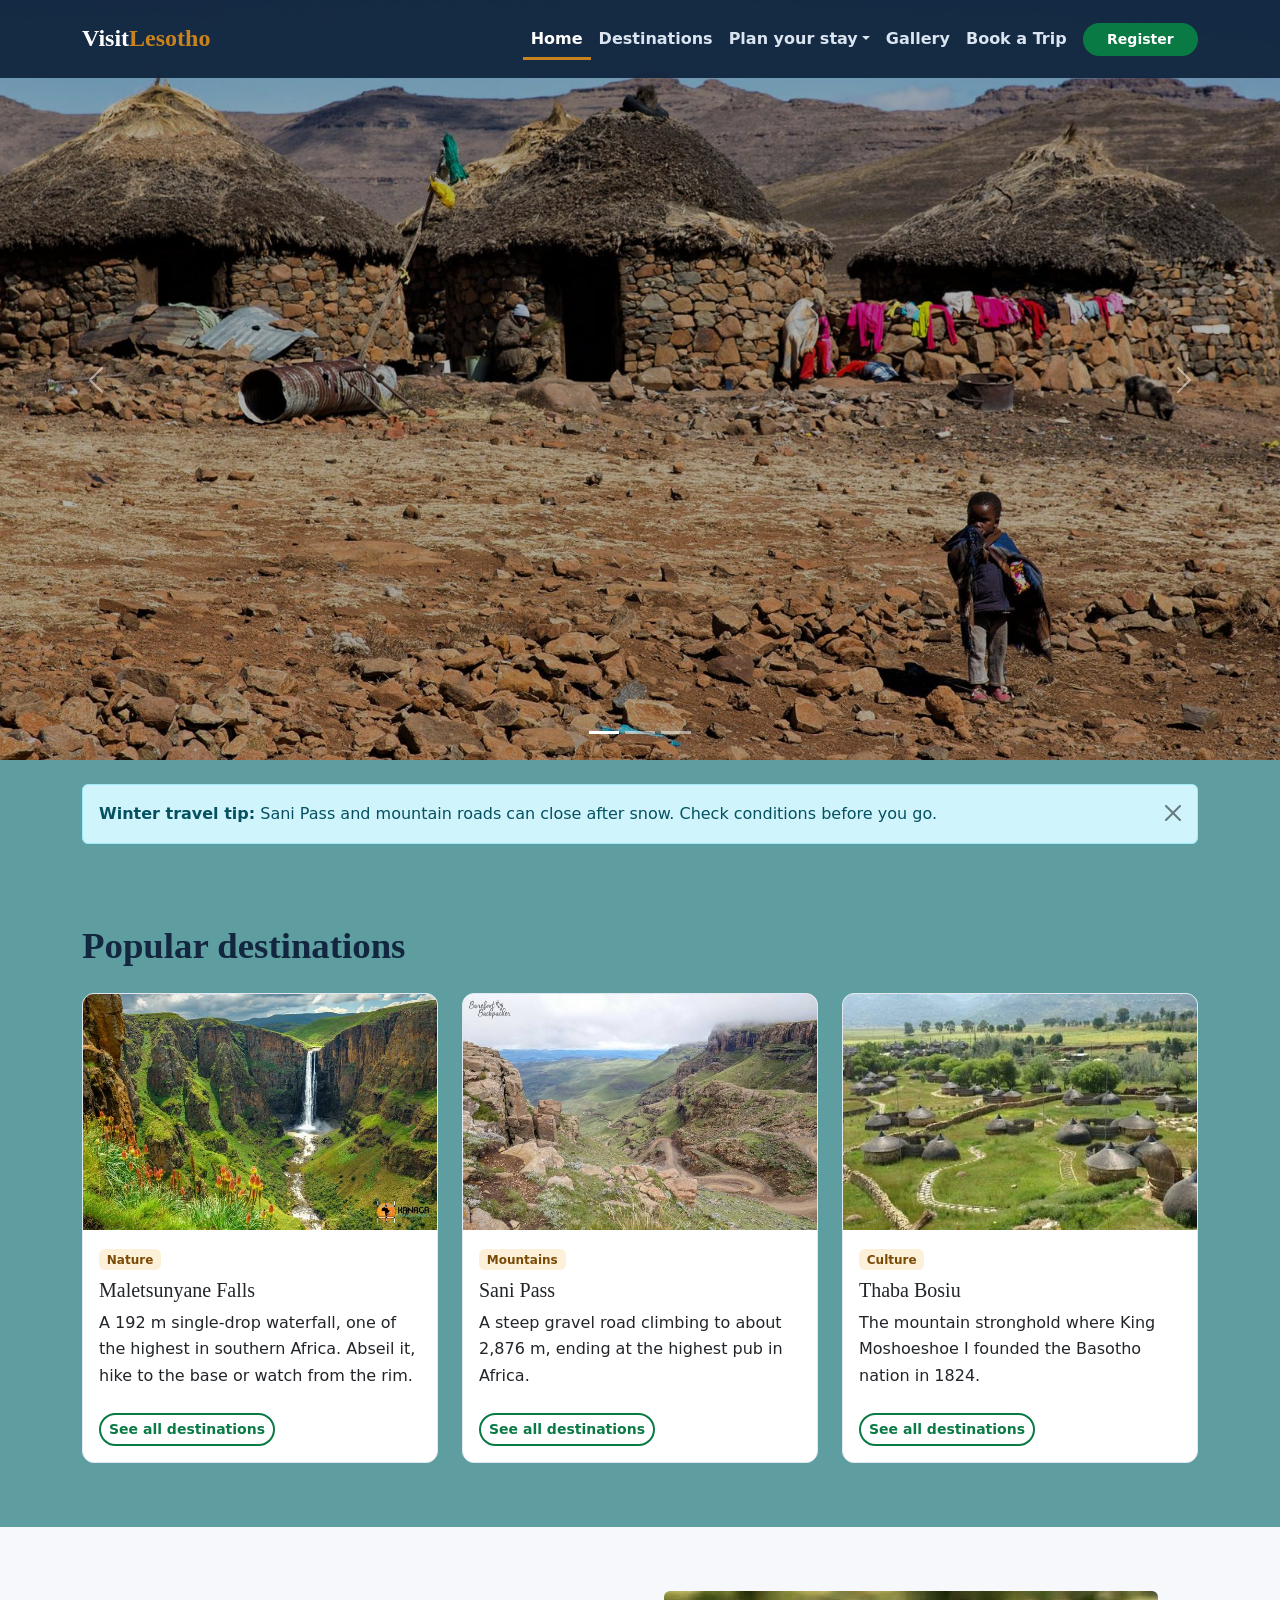
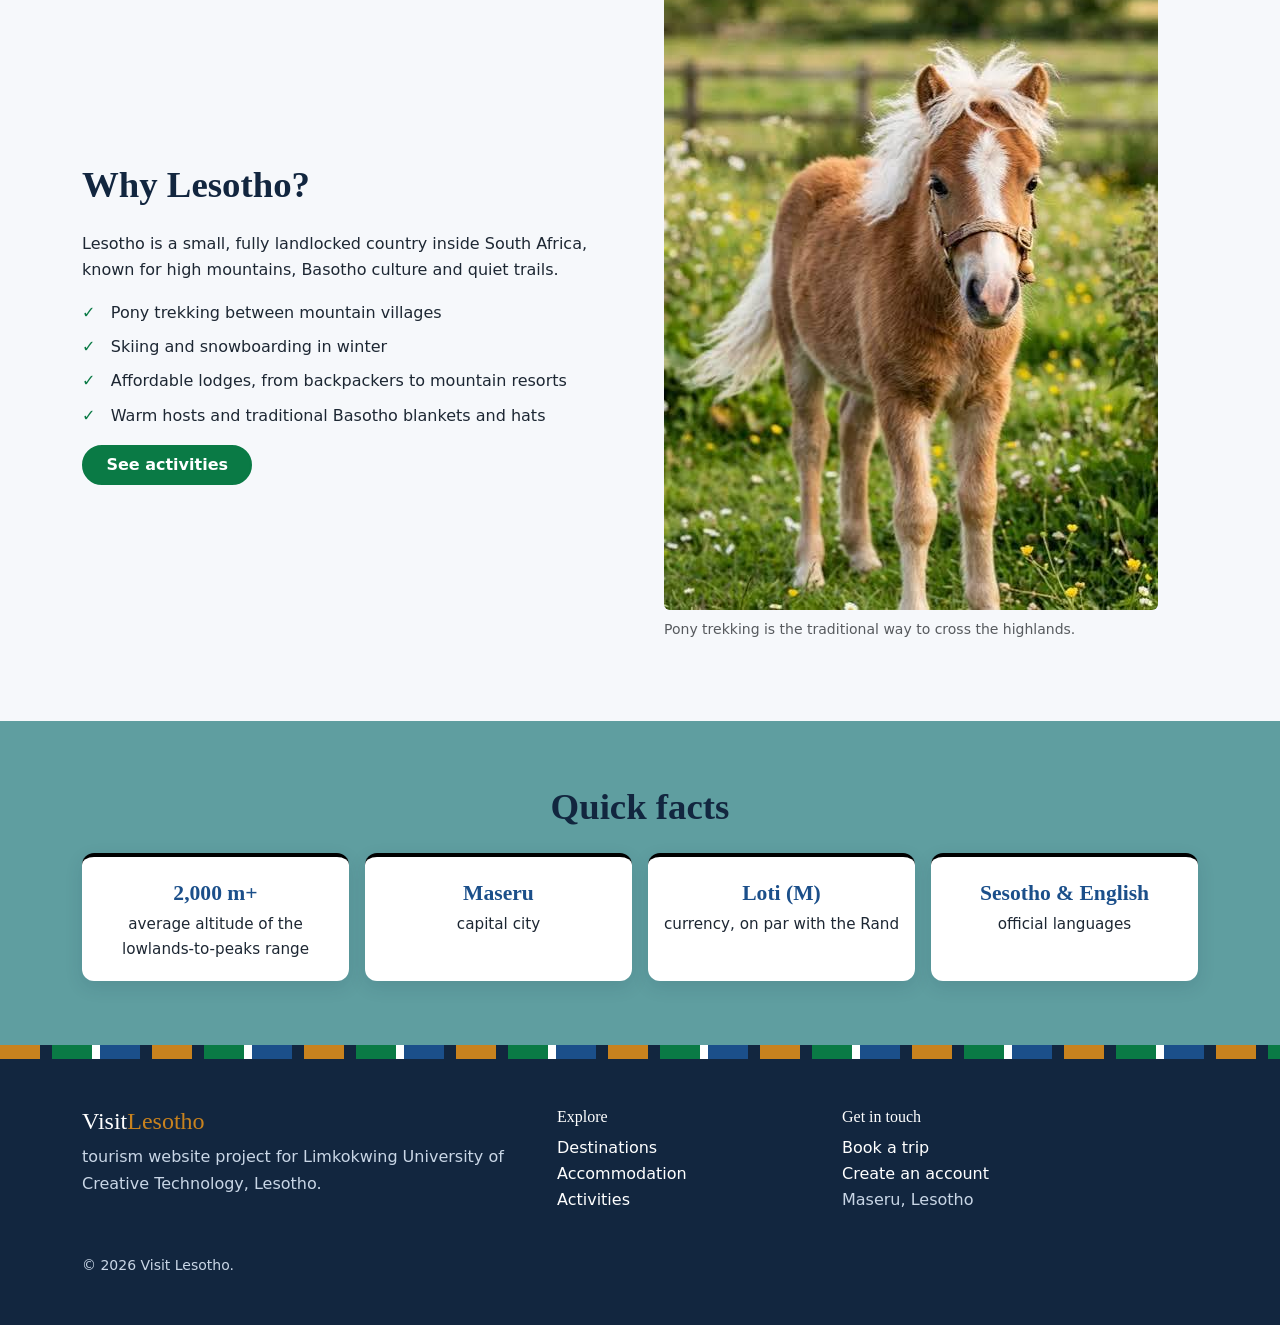
<file: index.html>
<!DOCTYPE html>
<html lang="en">
<head>
<meta charset="UTF-8">
<meta name="viewport" content="width=device-width, initial-scale=1">
<meta name="description" content="Explore Lesotho, the Kingdom in the Sky: destinations, lodges, activities and trip booking.">
<title>Home | Visit Lesotho</title>
<link href="https://cdn.jsdelivr.net/npm/bootstrap@5.3.3/dist/css/bootstrap.min.css" rel="stylesheet">
<link rel="stylesheet" href="css/style.css">
</head>
<body>
<a class="skip-link" href="#main">Skip to main content</a>
<header>
  <nav class="navbar navbar-expand-lg site-nav fixed-top">
    <div class="container">
      <a class="navbar-brand" href="index.html">Visit<span>Lesotho</span></a>
      <button class="navbar-toggler" type="button" data-bs-toggle="collapse" data-bs-target="#mainNav" aria-controls="mainNav" aria-expanded="false" aria-label="Toggle navigation">
        <span class="navbar-toggler-icon"></span>
      </button>
      <div class="collapse navbar-collapse" id="mainNav">
        <ul class="navbar-nav ms-auto align-items-lg-center"><li class="nav-item"><a class="nav-link active" aria-current="page" href="index.html">Home</a></li><li class="nav-item"><a class="nav-link" href="destinations.html">Destinations</a></li>
<li class="nav-item dropdown">
  <a class="nav-link dropdown-toggle" href="#" id="exploreMenu" role="button" data-bs-toggle="dropdown" aria-expanded="false">Plan your stay</a>
  <ul class="dropdown-menu" aria-labelledby="exploreMenu">
    <li><a class="dropdown-item" href="accommodation.html">Accommodation</a></li>
    <li><a class="dropdown-item" href="activities.html">Activities</a></li>
  </ul>
</li><li class="nav-item"><a class="nav-link" href="gallery.html">Gallery</a></li><li class="nav-item"><a class="nav-link" href="contact.html">Book a Trip</a></li>
          <li class="nav-item ms-lg-2"><a class="btn btn-lesotho btn-sm" href="register.html">Register</a></li>
        </ul>
      </div>
    </div>
  </nav>
</header>
<main id="main">

<section class="hero" aria-label="Featured destinations">
  <div id="heroCarousel" class="carousel slide carousel-fade" data-bs-ride="carousel">
    <div class="carousel-indicators"><button type="button" data-bs-target="#heroCarousel" data-bs-slide-to="0" class="active" aria-current="true" aria-label="Slide 1"></button><button type="button" data-bs-target="#heroCarousel" data-bs-slide-to="1" aria-label="Slide 2"></button><button type="button" data-bs-target="#heroCarousel" data-bs-slide-to="2" aria-label="Slide 3"></button></div>
    <div class="carousel-inner"><div class="carousel-item active"><img src="images/homeh.jpg" class="d-block w-100" alt="Illustration of Maletsunyane Falls"></div><div class="carousel-item"><img src="images/homeq.jpg" class="d-block w-100" alt="Illustration of Sani Pass"></div><div class="carousel-item"><img src="images/homek.jpg" class="d-block w-100" alt="Illustration of Thaba Bosiu"></div></div>
    <button class="carousel-control-prev" type="button" data-bs-target="#heroCarousel" data-bs-slide="prev"><span class="carousel-control-prev-icon" aria-hidden="true"></span><span class="visually-hidden">Previous</span></button>
    <button class="carousel-control-next" type="button" data-bs-target="#heroCarousel" data-bs-slide="next"><span class="carousel-control-next-icon" aria-hidden="true"></span><span class="visually-hidden">Next</span></button>
  </div>
  <div class="hero-overlay">
    <div class="container">
      <h1>The Kingdom in the Sky</h1>
      <p class="lead">Every point in Lesotho sits above 1,400 m. Come for the waterfalls, the ponies and the winter snow.</p>
      <a href="destinations.html" class="btn btn-lesotho btn-lg me-2">Find a destination</a>
      <a href="contact.html" class="btn btn-light btn-lg">Book a trip</a>
    </div>
  </div>
</section>

<div class="container mt-4">
  <div class="alert alert-info alert-dismissible fade show" role="alert">
    <strong>Winter travel tip:</strong> Sani Pass and mountain roads can close after snow. Check conditions before you go.
    <button type="button" class="btn-close" data-bs-dismiss="alert" aria-label="Close"></button>
  </div>
</div>

<section class="section">
  <div class="container">
    <h2 class="section-title">Popular destinations</h2>
    <div class="row g-4"><div class="col-sm-6 col-lg-4"><article class="card dest-card h-100">
<img src="images/maletsunyane.jpg" class="card-img-top" alt="Illustration of Maletsunyane Falls">
<div class="card-body"><span class="badge badge-lesotho mb-2">Nature</span><h3 class="h5 card-title">Maletsunyane Falls</h3><p class="card-text">A 192 m single-drop waterfall, one of the highest in southern Africa. Abseil it, hike to the base or watch from the rim.</p></div>
<div class="card-footer bg-transparent border-0 pb-3"><a href="destinations.html" class="btn btn-outline-lesotho btn-sm">See all destinations</a></div>
</article></div><div class="col-sm-6 col-lg-4"><article class="card dest-card h-100">
<img src="images/sani.jpg" class="card-img-top" alt="Illustration of Sani Pass">
<div class="card-body"><span class="badge badge-lesotho mb-2">Mountains</span><h3 class="h5 card-title">Sani Pass</h3><p class="card-text">A steep gravel road climbing to about 2,876 m, ending at the highest pub in Africa.</p></div>
<div class="card-footer bg-transparent border-0 pb-3"><a href="destinations.html" class="btn btn-outline-lesotho btn-sm">See all destinations</a></div>
</article></div><div class="col-sm-6 col-lg-4"><article class="card dest-card h-100">
<img src="images/thababosiu.jpg" class="card-img-top" alt="Illustration of Thaba Bosiu">
<div class="card-body"><span class="badge badge-lesotho mb-2">Culture</span><h3 class="h5 card-title">Thaba Bosiu</h3><p class="card-text">The mountain stronghold where King Moshoeshoe I founded the Basotho nation in 1824.</p></div>
<div class="card-footer bg-transparent border-0 pb-3"><a href="destinations.html" class="btn btn-outline-lesotho btn-sm">See all destinations</a></div>
</article></div></div>
  </div>
</section>

<section class="section section-alt">
  <div class="container">
    <div class="row align-items-center g-5">
      <div class="col-md-6">
        <h2 class="section-title">Why Lesotho?</h2>
        <p>Lesotho is a small, fully landlocked country inside South Africa, known for high mountains, Basotho culture and quiet trails.</p>
        <ul class="check-list">
          <li>Pony trekking between mountain villages</li>
          <li>Skiing and snowboarding in winter</li>
          <li>Affordable lodges, from backpackers to mountain resorts</li>
          <li>Warm hosts and traditional Basotho blankets and hats</li>
        </ul>
        <a href="activities.html" class="btn btn-lesotho">See activities</a>
      </div>
      <div class="col-md-6">
        <figure class="figure w-100">
          <img src="images/pony.jpg" class="figure-img img-fluid rounded" alt="Illustration of a pony trek in the Maloti mountains">
          <figcaption class="figure-caption">Pony trekking is the traditional way to cross the highlands.</figcaption>
        </figure>
      </div>
    </div>
  </div>
</section>

<section class="section">
  <div class="container text-center">
    <h2 class="section-title">Quick facts</h2>
    <div class="row g-3 justify-content-center">
      <div class="col-6 col-md-3"><div class="fact"><span>2,000 m+</span>average altitude of the lowlands-to-peaks range</div></div>
      <div class="col-6 col-md-3"><div class="fact"><span>Maseru</span>capital city</div></div>
      <div class="col-6 col-md-3"><div class="fact"><span>Loti (M)</span>currency, on par with the Rand</div></div>
      <div class="col-6 col-md-3"><div class="fact"><span>Sesotho &amp; English</span>official languages</div></div>
    </div>
  </div>
</section>

</main>
<footer class="site-footer">
  <div class="blanket-stripe" aria-hidden="true"></div>
  <div class="container py-5">
    <div class="row g-4">
      <div class="col-md-5">
        <h2 class="h4 footer-brand">Visit<span>Lesotho</span></h2>
        <p>tourism website project for Limkokwing University of Creative Technology, Lesotho.</p>
      </div>
      <div class="col-6 col-md-3">
        <h3 class="h6">Explore</h3>
        <ul class="list-unstyled">
          <li><a href="destinations.html">Destinations</a></li>
          <li><a href="accommodation.html">Accommodation</a></li>
          <li><a href="activities.html">Activities</a></li>
        </ul>
      </div>
      <div class="col-6 col-md-4">
        <h3 class="h6">Get in touch</h3>
        <ul class="list-unstyled">
          <li><a href="contact.html">Book a trip</a></li>
          <li><a href="register.html">Create an account</a></li>
          <li>Maseru, Lesotho</li>
        </ul>
      </div>
    </div>
    <p class="small mb-0 mt-4">&copy; 2026 Visit Lesotho.</p>
  </div>
</footer>
<button id="backToTop" class="btn btn-lesotho back-to-top" aria-label="Back to top" hidden>&uarr;</button>
<script src="https://cdn.jsdelivr.net/npm/bootstrap@5.3.3/dist/js/bootstrap.bundle.min.js"></script>
<script src="js/main.js"></script>

</body>
</html>
</file>
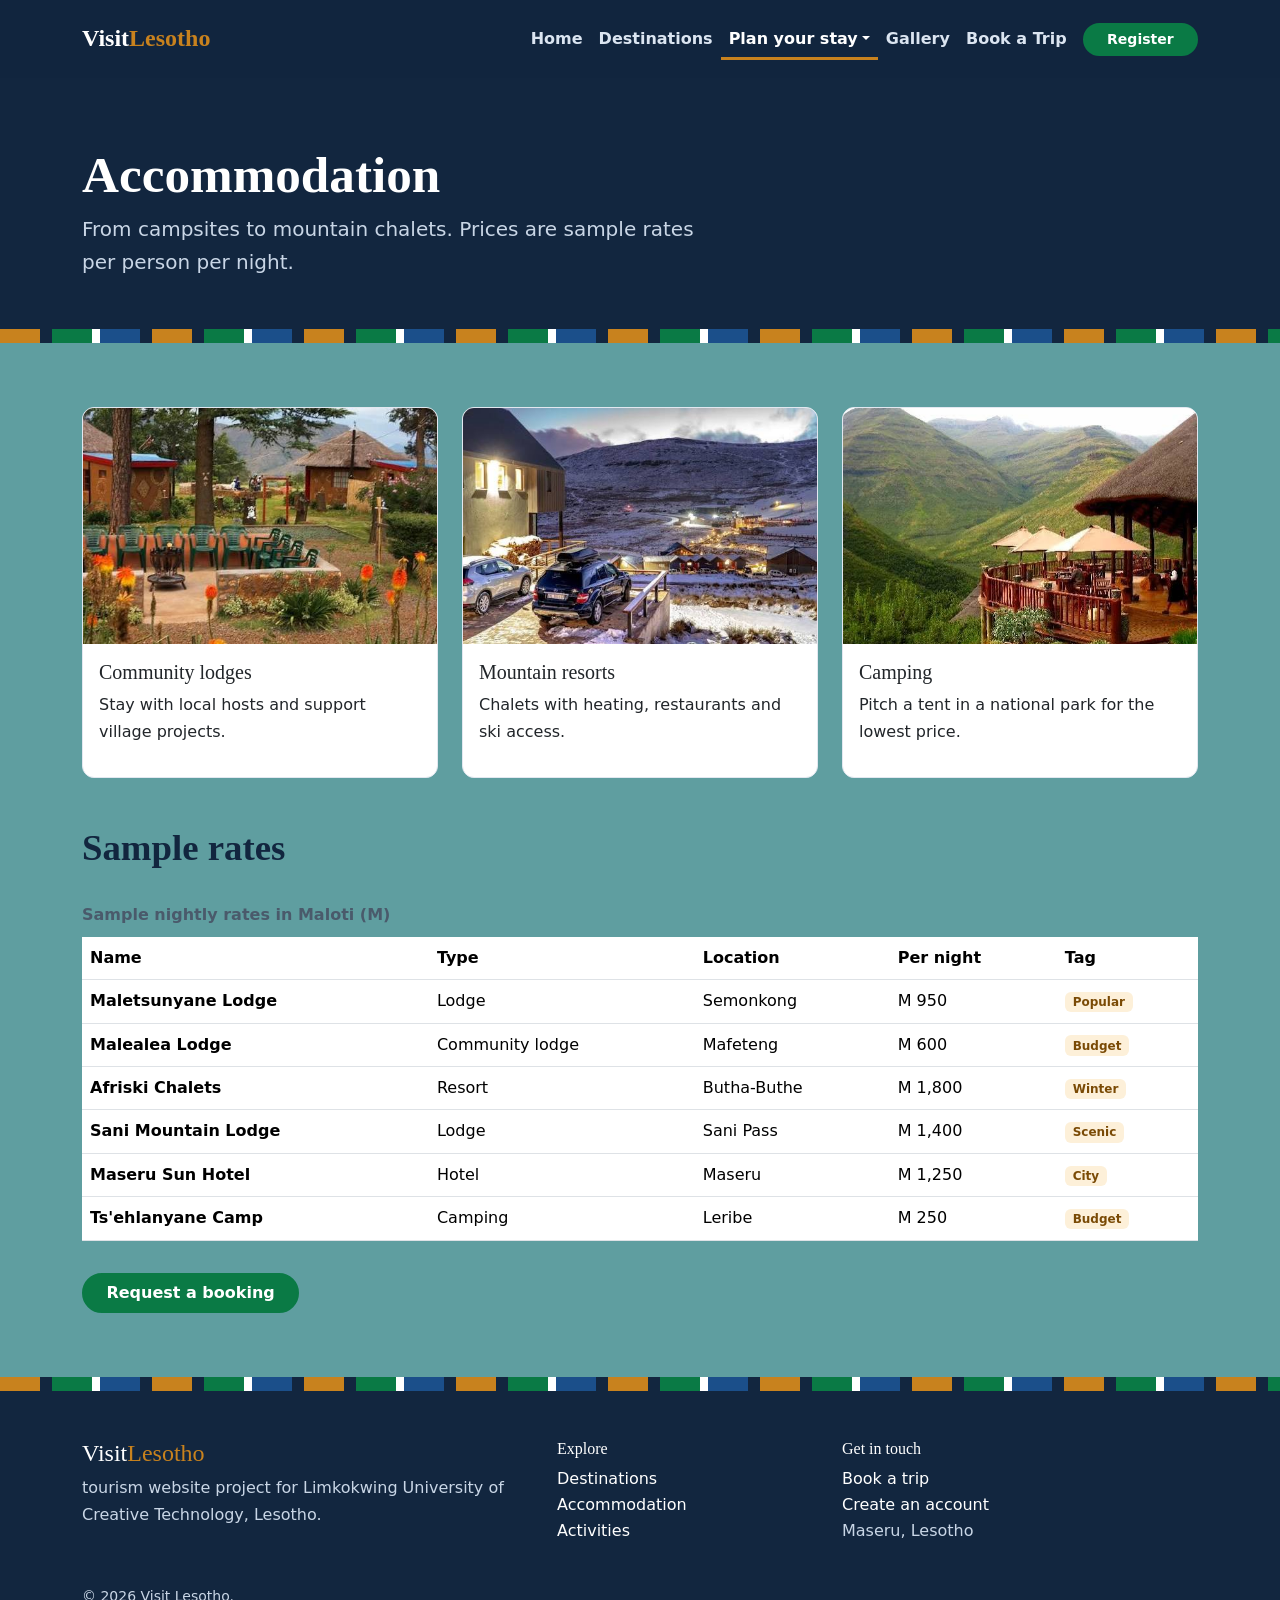
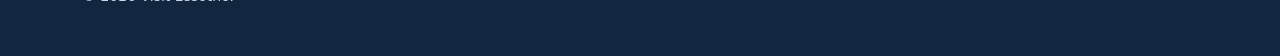
<file: accommodation.html>
<!DOCTYPE html>
<html lang="en">
<head>
<meta charset="UTF-8">
<meta name="viewport" content="width=device-width, initial-scale=1">
<meta name="description" content="Explore Lesotho, the Kingdom in the Sky: destinations, lodges, activities and trip booking.">
<title>Accommodation | Visit Lesotho</title>
<link href="https://cdn.jsdelivr.net/npm/bootstrap@5.3.3/dist/css/bootstrap.min.css" rel="stylesheet">
<link rel="stylesheet" href="css/style.css">
</head>
<body>
<a class="skip-link" href="#main">Skip to main content</a>
<header>
  <nav class="navbar navbar-expand-lg site-nav fixed-top">
    <div class="container">
      <a class="navbar-brand" href="index.html">Visit<span>Lesotho</span></a>
      <button class="navbar-toggler" type="button" data-bs-toggle="collapse" data-bs-target="#mainNav" aria-controls="mainNav" aria-expanded="false" aria-label="Toggle navigation">
        <span class="navbar-toggler-icon"></span>
      </button>
      <div class="collapse navbar-collapse" id="mainNav">
        <ul class="navbar-nav ms-auto align-items-lg-center"><li class="nav-item"><a class="nav-link" href="index.html">Home</a></li><li class="nav-item"><a class="nav-link" href="destinations.html">Destinations</a></li>
<li class="nav-item dropdown">
  <a class="nav-link dropdown-toggle active" href="#" id="exploreMenu" role="button" data-bs-toggle="dropdown" aria-expanded="false">Plan your stay</a>
  <ul class="dropdown-menu" aria-labelledby="exploreMenu">
    <li><a class="dropdown-item" href="accommodation.html">Accommodation</a></li>
    <li><a class="dropdown-item" href="activities.html">Activities</a></li>
  </ul>
</li><li class="nav-item"><a class="nav-link" href="gallery.html">Gallery</a></li><li class="nav-item"><a class="nav-link" href="contact.html">Book a Trip</a></li>
          <li class="nav-item ms-lg-2"><a class="btn btn-lesotho btn-sm" href="register.html">Register</a></li>
        </ul>
      </div>
    </div>
  </nav>
</header>
<main id="main">
<section class="page-hero">
  <div class="container">
    <h1>Accommodation</h1>
    <p class="lead">From campsites to mountain chalets. Prices are sample rates per person per night.</p>
  </div>
  <div class="blanket-stripe" aria-hidden="true"></div>
</section>
<section class="section">
  <div class="container">
    <div class="row g-4 mb-5">
      <div class="col-md-4"><article class="card h-100 dest-card"><img src="images/malealea.jpg" class="card-img-top" alt="Illustration of Malealea Valley"><div class="card-body"><h2 class="h5">Community lodges</h2><p>Stay with local hosts and support village projects.</p></div></article></div>
      <div class="col-md-4"><article class="card h-100 dest-card"><img src="images/afriski.jpg" class="card-img-top" alt="Illustration of Afriski resort"><div class="card-body"><h2 class="h5">Mountain resorts</h2><p>Chalets with heating, restaurants and ski access.</p></div></article></div>
      <div class="col-md-4"><article class="card h-100 dest-card"><img src="images/tsehlanyane.jpg" class="card-img-top" alt="Illustration of Ts'ehlanyane park"><div class="card-body"><h2 class="h5">Camping</h2><p>Pitch a tent in a national park for the lowest price.</p></div></article></div>
    </div>
    <h2 class="section-title">Sample rates</h2>
    <div class="table-responsive">
      <table class="table table-hover align-middle rates-table">
        <caption>Sample nightly rates in Maloti (M)</caption>
        <thead><tr><th scope="col">Name</th><th scope="col">Type</th><th scope="col">Location</th><th scope="col">Per night</th><th scope="col">Tag</th></tr></thead>
        <tbody><tr><th scope="row">Maletsunyane Lodge</th><td>Lodge</td><td>Semonkong</td><td>M 950</td><td><span class="badge badge-lesotho">Popular</span></td></tr><tr><th scope="row">Malealea Lodge</th><td>Community lodge</td><td>Mafeteng</td><td>M 600</td><td><span class="badge badge-lesotho">Budget</span></td></tr><tr><th scope="row">Afriski Chalets</th><td>Resort</td><td>Butha-Buthe</td><td>M 1,800</td><td><span class="badge badge-lesotho">Winter</span></td></tr><tr><th scope="row">Sani Mountain Lodge</th><td>Lodge</td><td>Sani Pass</td><td>M 1,400</td><td><span class="badge badge-lesotho">Scenic</span></td></tr><tr><th scope="row">Maseru Sun Hotel</th><td>Hotel</td><td>Maseru</td><td>M 1,250</td><td><span class="badge badge-lesotho">City</span></td></tr><tr><th scope="row">Ts'ehlanyane Camp</th><td>Camping</td><td>Leribe</td><td>M 250</td><td><span class="badge badge-lesotho">Budget</span></td></tr></tbody>
      </table>
    </div>
    <a href="contact.html" class="btn btn-lesotho mt-3">Request a booking</a>
  </div>
</section>
</main>
<footer class="site-footer">
  <div class="blanket-stripe" aria-hidden="true"></div>
  <div class="container py-5">
    <div class="row g-4">
      <div class="col-md-5">
        <h2 class="h4 footer-brand">Visit<span>Lesotho</span></h2>
        <p>tourism website project for Limkokwing University of Creative Technology, Lesotho.</p>
      </div>
      <div class="col-6 col-md-3">
        <h3 class="h6">Explore</h3>
        <ul class="list-unstyled">
          <li><a href="destinations.html">Destinations</a></li>
          <li><a href="accommodation.html">Accommodation</a></li>
          <li><a href="activities.html">Activities</a></li>
        </ul>
      </div>
      <div class="col-6 col-md-4">
        <h3 class="h6">Get in touch</h3>
        <ul class="list-unstyled">
          <li><a href="contact.html">Book a trip</a></li>
          <li><a href="register.html">Create an account</a></li>
          <li>Maseru, Lesotho</li>
        </ul>
      </div>
    </div>
    <p class="small mb-0 mt-4">&copy; 2026 Visit Lesotho.</p>
  </div>
</footer>
<button id="backToTop" class="btn btn-lesotho back-to-top" aria-label="Back to top" hidden>&uarr;</button>
<script src="https://cdn.jsdelivr.net/npm/bootstrap@5.3.3/dist/js/bootstrap.bundle.min.js"></script>
<script src="js/main.js"></script>

</body>
</html>
</file>
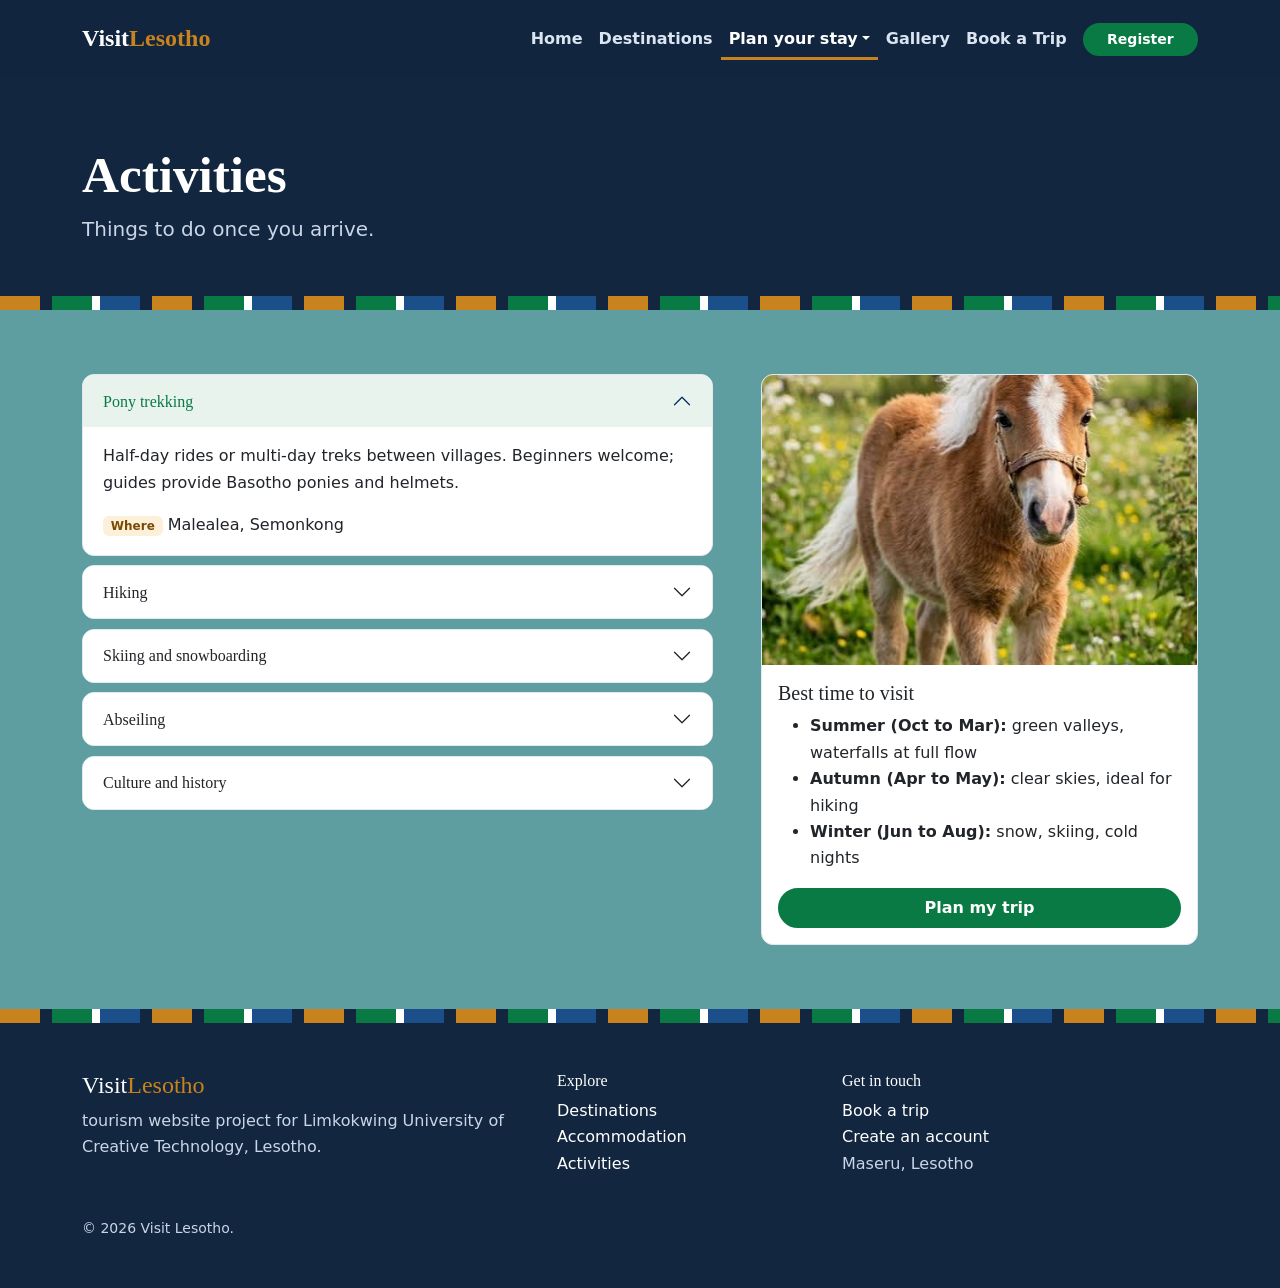
<file: activities.html>
<!DOCTYPE html>
<html lang="en">
<head>
<meta charset="UTF-8">
<meta name="viewport" content="width=device-width, initial-scale=1">
<meta name="description" content="Explore Lesotho, the Kingdom in the Sky: destinations, lodges, activities and trip booking.">
<title>Activities | Visit Lesotho</title>
<link href="https://cdn.jsdelivr.net/npm/bootstrap@5.3.3/dist/css/bootstrap.min.css" rel="stylesheet">
<link rel="stylesheet" href="css/style.css">
</head>
<body>
<a class="skip-link" href="#main">Skip to main content</a>
<header>
  <nav class="navbar navbar-expand-lg site-nav fixed-top">
    <div class="container">
      <a class="navbar-brand" href="index.html">Visit<span>Lesotho</span></a>
      <button class="navbar-toggler" type="button" data-bs-toggle="collapse" data-bs-target="#mainNav" aria-controls="mainNav" aria-expanded="false" aria-label="Toggle navigation">
        <span class="navbar-toggler-icon"></span>
      </button>
      <div class="collapse navbar-collapse" id="mainNav">
        <ul class="navbar-nav ms-auto align-items-lg-center"><li class="nav-item"><a class="nav-link" href="index.html">Home</a></li><li class="nav-item"><a class="nav-link" href="destinations.html">Destinations</a></li>
<li class="nav-item dropdown">
  <a class="nav-link dropdown-toggle active" href="#" id="exploreMenu" role="button" data-bs-toggle="dropdown" aria-expanded="false">Plan your stay</a>
  <ul class="dropdown-menu" aria-labelledby="exploreMenu">
    <li><a class="dropdown-item" href="accommodation.html">Accommodation</a></li>
    <li><a class="dropdown-item" href="activities.html">Activities</a></li>
  </ul>
</li><li class="nav-item"><a class="nav-link" href="gallery.html">Gallery</a></li><li class="nav-item"><a class="nav-link" href="contact.html">Book a Trip</a></li>
          <li class="nav-item ms-lg-2"><a class="btn btn-lesotho btn-sm" href="register.html">Register</a></li>
        </ul>
      </div>
    </div>
  </nav>
</header>
<main id="main">
<section class="page-hero">
  <div class="container">
    <h1>Activities</h1>
    <p class="lead">Things to do once you arrive.</p>
  </div>
  <div class="blanket-stripe" aria-hidden="true"></div>
</section>
<section class="section">
  <div class="container">
    <div class="row g-5">
      <div class="col-lg-7"><div class="accordion accordion-lesotho" id="actAccordion"><div class="accordion-item"><h2 class="accordion-header" id="h0"><button class="accordion-button" type="button" data-bs-toggle="collapse" data-bs-target="#c0" aria-expanded="true" aria-controls="c0">Pony trekking</button></h2>
<div id="c0" class="accordion-collapse collapse show" aria-labelledby="h0" data-bs-parent="#actAccordion"><div class="accordion-body"><p>Half-day rides or multi-day treks between villages. Beginners welcome; guides provide Basotho ponies and helmets.</p><p class="mb-0"><span class="badge badge-lesotho">Where</span> Malealea, Semonkong</p></div></div></div><div class="accordion-item"><h2 class="accordion-header" id="h1"><button class="accordion-button collapsed" type="button" data-bs-toggle="collapse" data-bs-target="#c1" aria-expanded="false" aria-controls="c1">Hiking</button></h2>
<div id="c1" class="accordion-collapse collapse" aria-labelledby="h1" data-bs-parent="#actAccordion"><div class="accordion-body"><p>Trails range from easy valley walks to full-day mountain climbs. Carry water and warm layers, since weather changes fast.</p><p class="mb-0"><span class="badge badge-lesotho">Where</span> Ts'ehlanyane, Thaba Bosiu</p></div></div></div><div class="accordion-item"><h2 class="accordion-header" id="h2"><button class="accordion-button collapsed" type="button" data-bs-toggle="collapse" data-bs-target="#c2" aria-expanded="false" aria-controls="c2">Skiing and snowboarding</button></h2>
<div id="c2" class="accordion-collapse collapse" aria-labelledby="h2" data-bs-parent="#actAccordion"><div class="accordion-body"><p>Equipment rental and lessons are available at Afriski when snow is on the ground, usually June to August.</p><p class="mb-0"><span class="badge badge-lesotho">Where</span> Afriski</p></div></div></div><div class="accordion-item"><h2 class="accordion-header" id="h3"><button class="accordion-button collapsed" type="button" data-bs-toggle="collapse" data-bs-target="#c3" aria-expanded="false" aria-controls="c3">Abseiling</button></h2>
<div id="c3" class="accordion-collapse collapse" aria-labelledby="h3" data-bs-parent="#actAccordion"><div class="accordion-body"><p>The commercial abseil at Maletsunyane Falls is one of the longest single-drop abseils in the world.</p><p class="mb-0"><span class="badge badge-lesotho">Where</span> Semonkong</p></div></div></div><div class="accordion-item"><h2 class="accordion-header" id="h4"><button class="accordion-button collapsed" type="button" data-bs-toggle="collapse" data-bs-target="#c4" aria-expanded="false" aria-controls="c4">Culture and history</button></h2>
<div id="c4" class="accordion-collapse collapse" aria-labelledby="h4" data-bs-parent="#actAccordion"><div class="accordion-body"><p>Visit Thaba Bosiu, learn about King Moshoeshoe I, and see traditional crafts such as woven hats and mats.</p><p class="mb-0"><span class="badge badge-lesotho">Where</span> Maseru, Thaba Bosiu</p></div></div></div></div></div>
      <aside class="col-lg-5">
        <div class="card dest-card"><img src="images/pony.jpg" class="card-img-top" alt="Illustration of pony trekking"><div class="card-body">
          <h2 class="h5">Best time to visit</h2>
          <ul class="mb-3"><li><strong>Summer (Oct to Mar):</strong> green valleys, waterfalls at full flow</li><li><strong>Autumn (Apr to May):</strong> clear skies, ideal for hiking</li><li><strong>Winter (Jun to Aug):</strong> snow, skiing, cold nights</li></ul>
          <a href="contact.html" class="btn btn-lesotho w-100">Plan my trip</a></div></div>
      </aside>
    </div>
  </div>
</section>
</main>
<footer class="site-footer">
  <div class="blanket-stripe" aria-hidden="true"></div>
  <div class="container py-5">
    <div class="row g-4">
      <div class="col-md-5">
        <h2 class="h4 footer-brand">Visit<span>Lesotho</span></h2>
        <p>tourism website project for Limkokwing University of Creative Technology, Lesotho.</p>
      </div>
      <div class="col-6 col-md-3">
        <h3 class="h6">Explore</h3>
        <ul class="list-unstyled">
          <li><a href="destinations.html">Destinations</a></li>
          <li><a href="accommodation.html">Accommodation</a></li>
          <li><a href="activities.html">Activities</a></li>
        </ul>
      </div>
      <div class="col-6 col-md-4">
        <h3 class="h6">Get in touch</h3>
        <ul class="list-unstyled">
          <li><a href="contact.html">Book a trip</a></li>
          <li><a href="register.html">Create an account</a></li>
          <li>Maseru, Lesotho</li>
        </ul>
      </div>
    </div>
    <p class="small mb-0 mt-4">&copy; 2026 Visit Lesotho.</p>
  </div>
</footer>
<button id="backToTop" class="btn btn-lesotho back-to-top" aria-label="Back to top" hidden>&uarr;</button>
<script src="https://cdn.jsdelivr.net/npm/bootstrap@5.3.3/dist/js/bootstrap.bundle.min.js"></script>
<script src="js/main.js"></script>

</body>
</html>
</file>
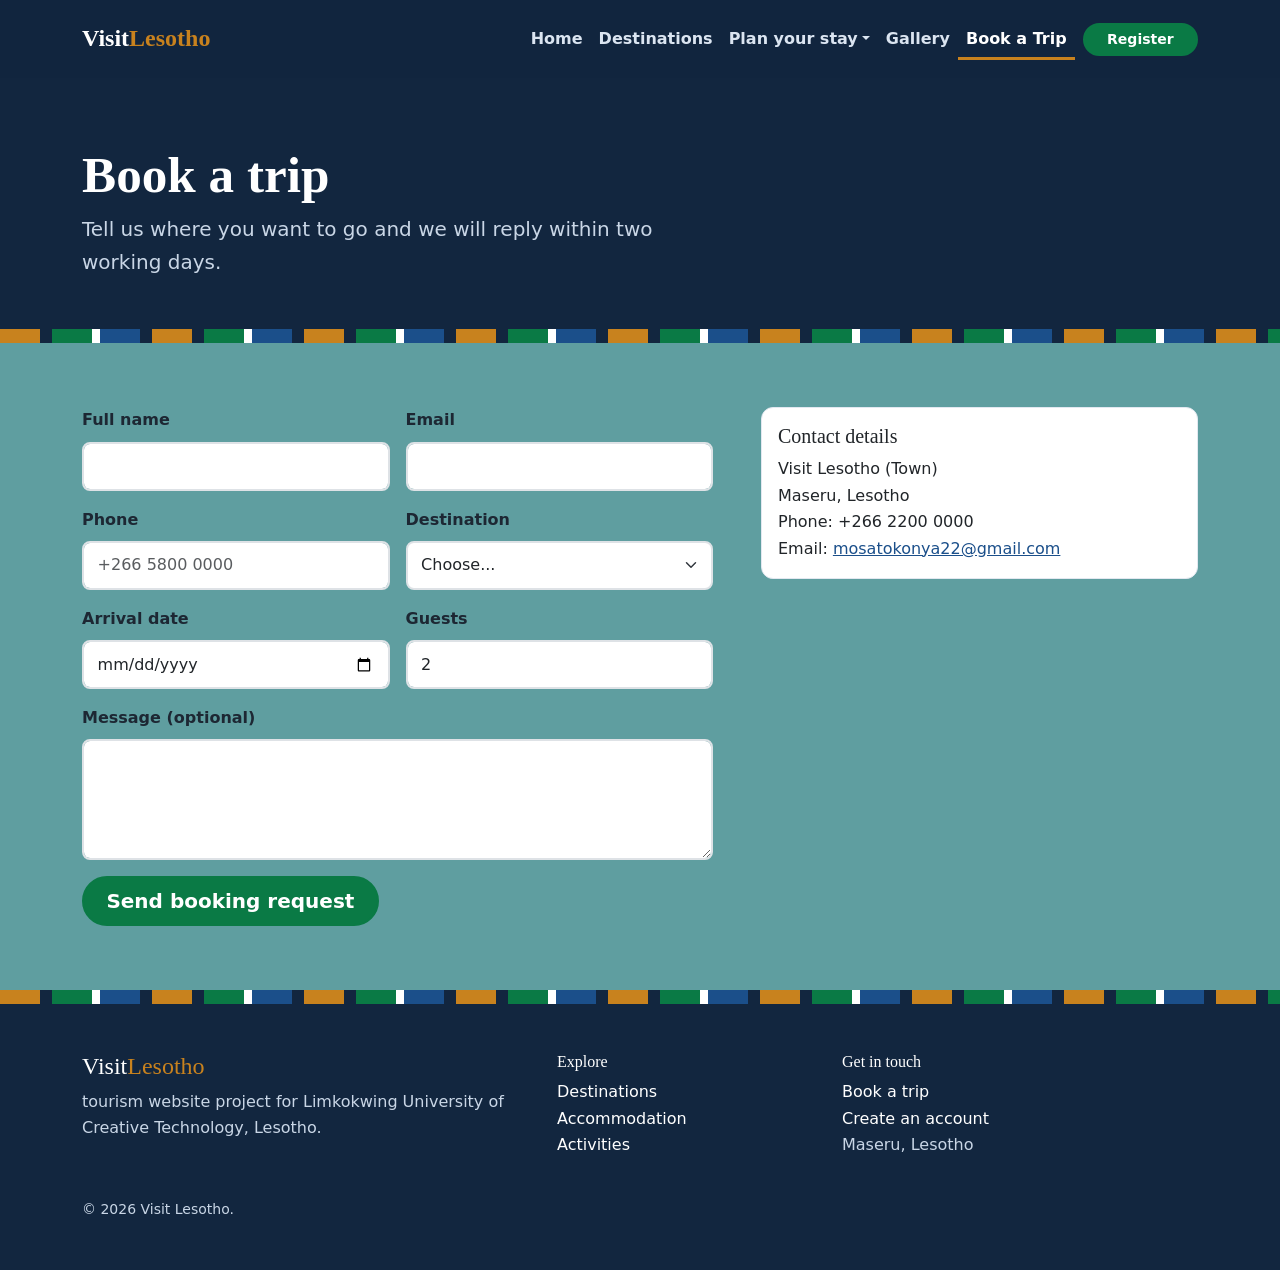
<file: contact.html>
<!DOCTYPE html>
<html lang="en">
<head>
<meta charset="UTF-8">
<meta name="viewport" content="width=device-width, initial-scale=1">
<meta name="description" content="Explore Lesotho, the Kingdom in the Sky: destinations, lodges, activities and trip booking.">
<title>Book a Trip | Visit Lesotho</title>
<link href="https://cdn.jsdelivr.net/npm/bootstrap@5.3.3/dist/css/bootstrap.min.css" rel="stylesheet">
<link rel="stylesheet" href="css/style.css">
</head>
<body>
<a class="skip-link" href="#main">Skip to main content</a>
<header>
  <nav class="navbar navbar-expand-lg site-nav fixed-top">
    <div class="container">
      <a class="navbar-brand" href="index.html">Visit<span>Lesotho</span></a>
      <button class="navbar-toggler" type="button" data-bs-toggle="collapse" data-bs-target="#mainNav" aria-controls="mainNav" aria-expanded="false" aria-label="Toggle navigation">
        <span class="navbar-toggler-icon"></span>
      </button>
      <div class="collapse navbar-collapse" id="mainNav">
        <ul class="navbar-nav ms-auto align-items-lg-center"><li class="nav-item"><a class="nav-link" href="index.html">Home</a></li><li class="nav-item"><a class="nav-link" href="destinations.html">Destinations</a></li>
<li class="nav-item dropdown">
  <a class="nav-link dropdown-toggle" href="#" id="exploreMenu" role="button" data-bs-toggle="dropdown" aria-expanded="false">Plan your stay</a>
  <ul class="dropdown-menu" aria-labelledby="exploreMenu">
    <li><a class="dropdown-item" href="accommodation.html">Accommodation</a></li>
    <li><a class="dropdown-item" href="activities.html">Activities</a></li>
  </ul>
</li><li class="nav-item"><a class="nav-link" href="gallery.html">Gallery</a></li><li class="nav-item"><a class="nav-link active" aria-current="page" href="contact.html">Book a Trip</a></li>
          <li class="nav-item ms-lg-2"><a class="btn btn-lesotho btn-sm" href="register.html">Register</a></li>
        </ul>
      </div>
    </div>
  </nav>
</header>
<main id="main">
<section class="page-hero">
  <div class="container">
    <h1>Book a trip</h1>
    <p class="lead">Tell us where you want to go and we will reply within two working days.</p>
  </div>
  <div class="blanket-stripe" aria-hidden="true"></div>
</section>
<section class="section">
  <div class="container">
    <div class="row g-5">
      <div class="col-lg-7">
        <div id="formAlert" class="alert alert-success d-none" role="alert"></div>
        <form id="bookingForm" class="needs-validation" novalidate>
          <div class="row g-3">
            <div class="col-md-6"><label for="fullName" class="form-label">Full name</label><input type="text" class="form-control" id="fullName" name="fullName" required minlength="3" autocomplete="name"><div class="invalid-feedback"></div></div>
            <div class="col-md-6"><label for="email" class="form-label">Email</label><input type="email" class="form-control" id="email" name="email" required autocomplete="email"><div class="invalid-feedback"></div></div>
            <div class="col-md-6"><label for="phone" class="form-label">Phone</label><input type="tel" class="form-control" id="phone" name="phone" required placeholder="+266 5800 0000" autocomplete="tel"><div class="invalid-feedback"></div></div>
            <div class="col-md-6"><label for="destination" class="form-label">Destination</label><select class="form-select" id="destination" name="destination" required><option value="">Choose...</option><option value="Maletsunyane Falls">Maletsunyane Falls</option><option value="Sani Pass">Sani Pass</option><option value="Thaba Bosiu">Thaba Bosiu</option><option value="Afriski Mountain Resort">Afriski Mountain Resort</option><option value="Katse Dam">Katse Dam</option><option value="Malealea Valley">Malealea Valley</option><option value="Ts'ehlanyane National Park">Ts'ehlanyane National Park</option></select><div class="invalid-feedback"></div></div>
            <div class="col-md-6"><label for="arrival" class="form-label">Arrival date</label><input type="date" class="form-control" id="arrival" name="arrival" required><div class="invalid-feedback"></div></div>
            <div class="col-md-6"><label for="guests" class="form-label">Guests</label><input type="number" class="form-control" id="guests" name="guests" min="1" max="20" value="2" required><div class="invalid-feedback"></div></div>
            <div class="col-12"><label for="message" class="form-label">Message (optional)</label><textarea class="form-control" id="message" name="message" rows="4"></textarea></div>
            <div class="col-12"><button type="submit" class="btn btn-lesotho btn-lg">Send booking request</button></div>
          </div>
        </form>
      </div>
      <aside class="col-lg-5">
        <div class="card dest-card"><div class="card-body">
          <h2 class="h5">Contact details</h2>
          <address class="mb-0">Visit Lesotho (Town)<br>Maseru, Lesotho<br>Phone: +266 2200 0000<br>Email: <a href="mailto:mosatokonya22@gmail.com">mosatokonya22@gmail.com</a></address>
        </div></div>
      </aside>
    </div>
  </div>
</section>
</main>
<footer class="site-footer">
  <div class="blanket-stripe" aria-hidden="true"></div>
  <div class="container py-5">
    <div class="row g-4">
      <div class="col-md-5">
        <h2 class="h4 footer-brand">Visit<span>Lesotho</span></h2>
        <p>tourism website project for Limkokwing University of Creative Technology, Lesotho.</p>
      </div>
      <div class="col-6 col-md-3">
        <h3 class="h6">Explore</h3>
        <ul class="list-unstyled">
          <li><a href="destinations.html">Destinations</a></li>
          <li><a href="accommodation.html">Accommodation</a></li>
          <li><a href="activities.html">Activities</a></li>
        </ul>
      </div>
      <div class="col-6 col-md-4">
        <h3 class="h6">Get in touch</h3>
        <ul class="list-unstyled">
          <li><a href="contact.html">Book a trip</a></li>
          <li><a href="register.html">Create an account</a></li>
          <li>Maseru, Lesotho</li>
        </ul>
      </div>
    </div>
    <p class="small mb-0 mt-4">&copy; 2026 Visit Lesotho. </p>
  </div>
</footer>
<button id="backToTop" class="btn btn-lesotho back-to-top" aria-label="Back to top" hidden>&uarr;</button>
<script src="https://cdn.jsdelivr.net/npm/bootstrap@5.3.3/dist/js/bootstrap.bundle.min.js"></script>
<script src="js/main.js"></script>
<script src="js/validation.js"></script>
</body>
</html>
</file>
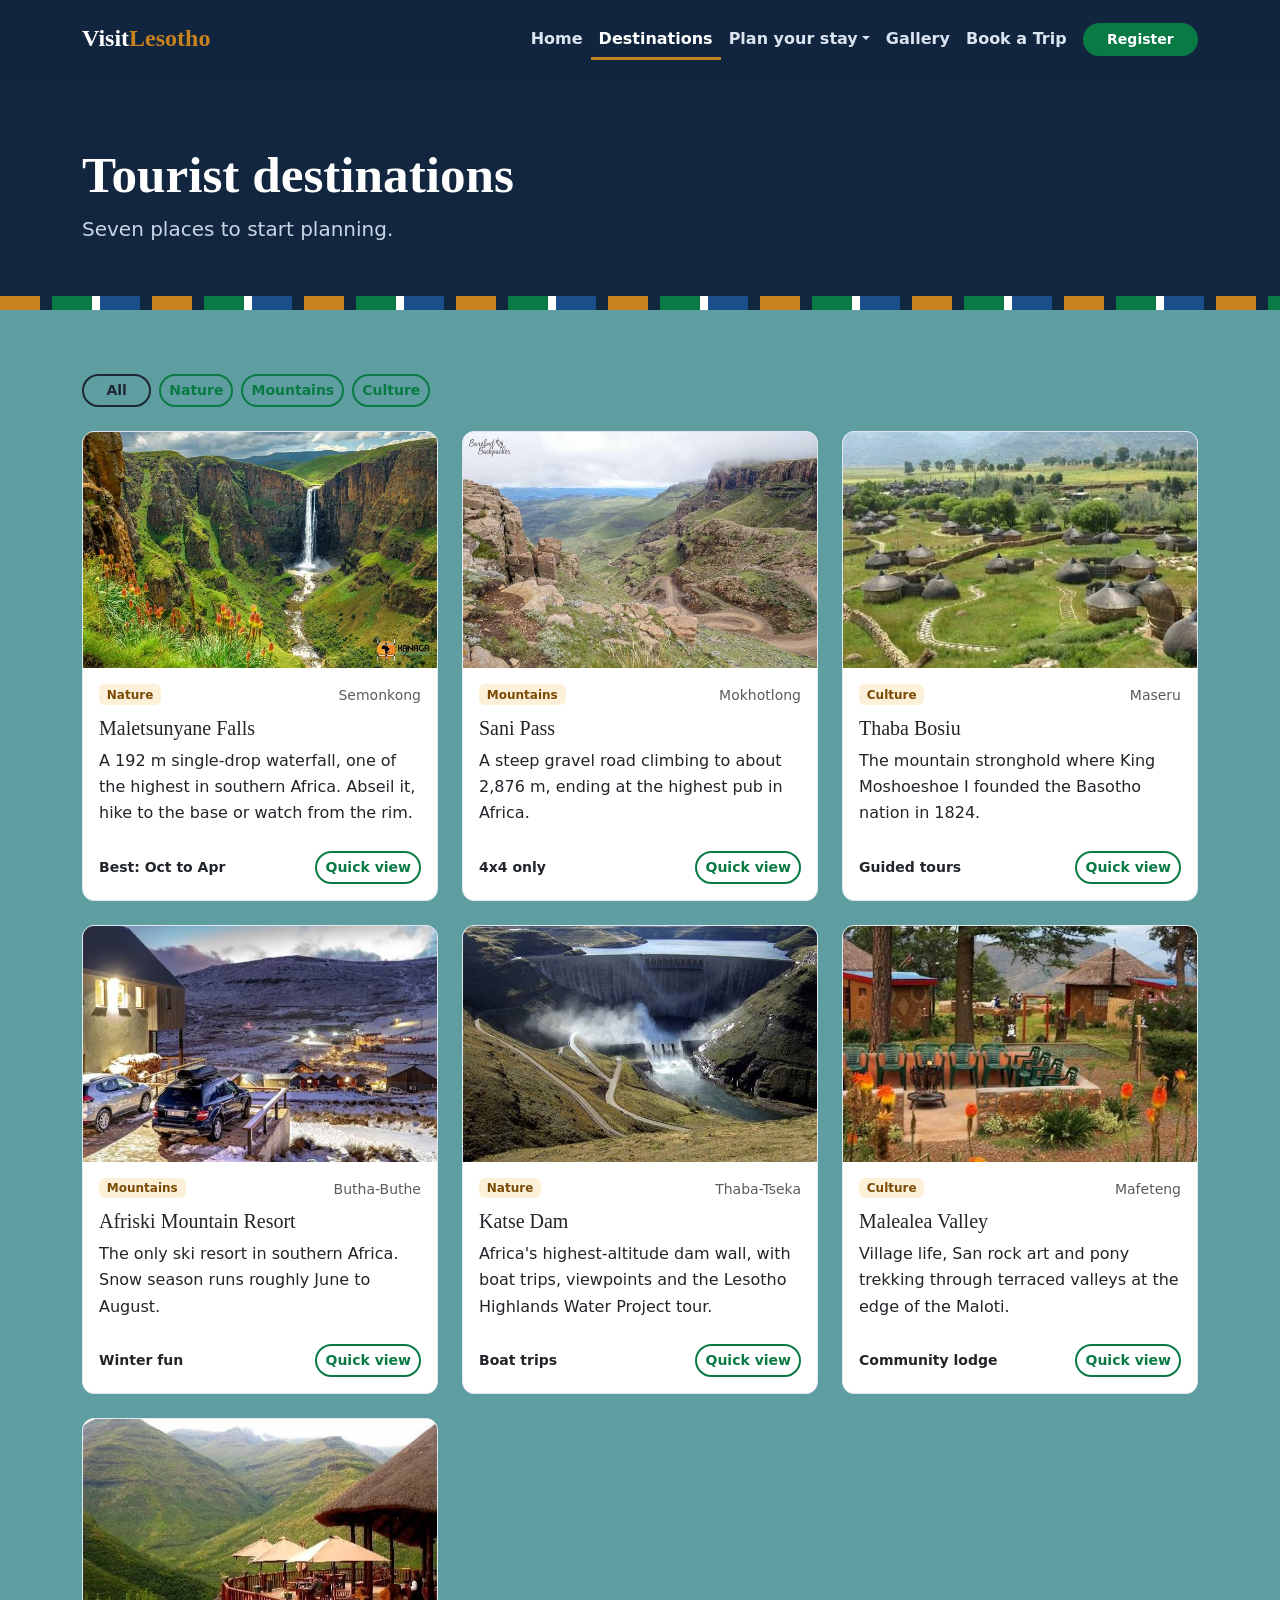
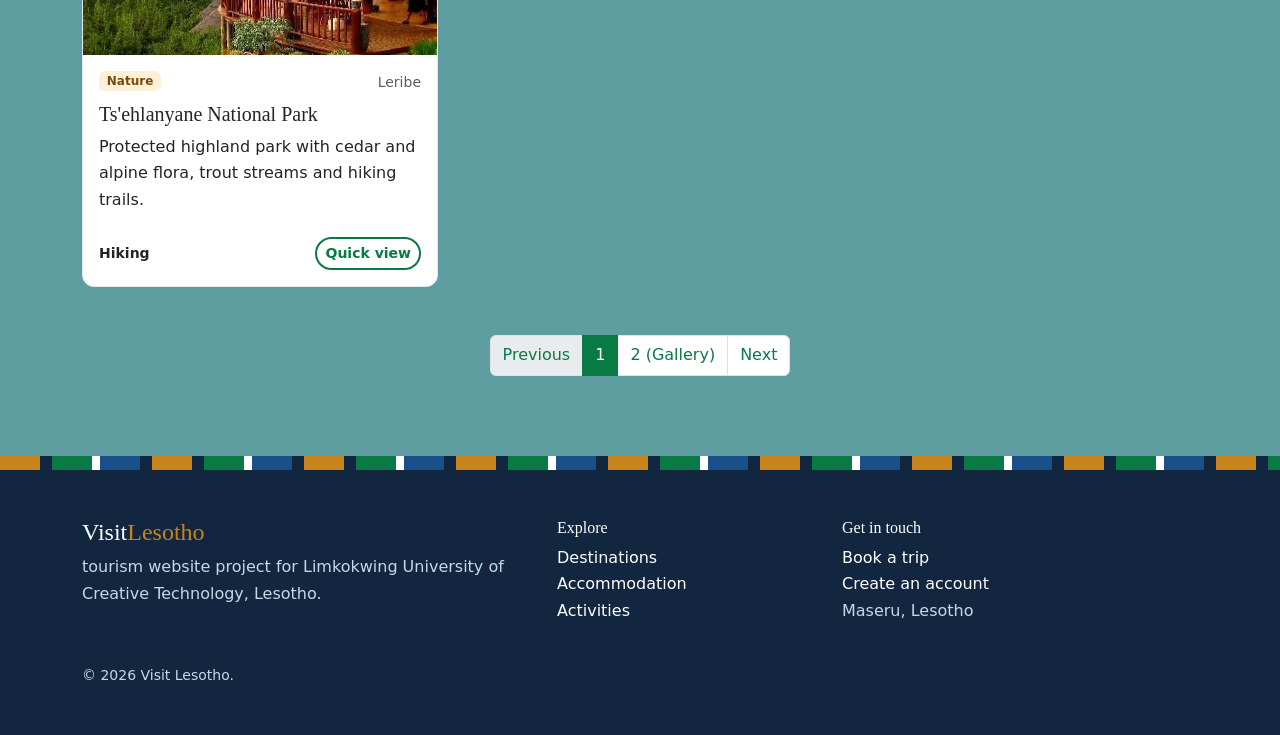
<file: destinations.html>
<!DOCTYPE html>
<html lang="en">
<head>
<meta charset="UTF-8">
<meta name="viewport" content="width=device-width, initial-scale=1">
<meta name="description" content="Explore Lesotho, the Kingdom in the Sky: destinations, lodges, activities and trip booking.">
<title>Destinations | Visit Lesotho</title>
<link href="https://cdn.jsdelivr.net/npm/bootstrap@5.3.3/dist/css/bootstrap.min.css" rel="stylesheet">
<link rel="stylesheet" href="css/style.css">
</head>
<body>
<a class="skip-link" href="#main">Skip to main content</a>
<header>
  <nav class="navbar navbar-expand-lg site-nav fixed-top">
    <div class="container">
      <a class="navbar-brand" href="index.html">Visit<span>Lesotho</span></a>
      <button class="navbar-toggler" type="button" data-bs-toggle="collapse" data-bs-target="#mainNav" aria-controls="mainNav" aria-expanded="false" aria-label="Toggle navigation">
        <span class="navbar-toggler-icon"></span>
      </button>
      <div class="collapse navbar-collapse" id="mainNav">
        <ul class="navbar-nav ms-auto align-items-lg-center"><li class="nav-item"><a class="nav-link" href="index.html">Home</a></li><li class="nav-item"><a class="nav-link active" aria-current="page" href="destinations.html">Destinations</a></li>
<li class="nav-item dropdown">
  <a class="nav-link dropdown-toggle" href="#" id="exploreMenu" role="button" data-bs-toggle="dropdown" aria-expanded="false">Plan your stay</a>
  <ul class="dropdown-menu" aria-labelledby="exploreMenu">
    <li><a class="dropdown-item" href="accommodation.html">Accommodation</a></li>
    <li><a class="dropdown-item" href="activities.html">Activities</a></li>
  </ul>
</li><li class="nav-item"><a class="nav-link" href="gallery.html">Gallery</a></li><li class="nav-item"><a class="nav-link" href="contact.html">Book a Trip</a></li>
          <li class="nav-item ms-lg-2"><a class="btn btn-lesotho btn-sm" href="register.html">Register</a></li>
        </ul>
      </div>
    </div>
  </nav>
</header>
<main id="main">
<section class="page-hero">
  <div class="container">
    <h1>Tourist destinations</h1>
    <p class="lead">Seven places to start planning.</p>
  </div>
  <div class="blanket-stripe" aria-hidden="true"></div>
</section>
<section class="section">
  <div class="container">
    <div class="d-flex flex-wrap gap-2 mb-4" role="group" aria-label="Filter destinations">
      <button class="btn btn-lesotho btn-sm filter-btn active" data-filter="all">All</button>
      <button class="btn btn-outline-lesotho btn-sm filter-btn" data-filter="Nature">Nature</button>
      <button class="btn btn-outline-lesotho btn-sm filter-btn" data-filter="Mountains">Mountains</button>
      <button class="btn btn-outline-lesotho btn-sm filter-btn" data-filter="Culture">Culture</button>
    </div>
    <div class="row g-4" id="destGrid"><div class="col-sm-6 col-lg-4 dest-item" data-category="Nature">
<article class="card dest-card h-100">
<img src="images/maletsunyane.jpg" class="card-img-top" alt="Illustration of Maletsunyane Falls" loading="lazy">
<div class="card-body">
<div class="d-flex justify-content-between align-items-start mb-2"><span class="badge badge-lesotho">Nature</span><span class="small text-muted">Semonkong</span></div>
<h2 class="h5 card-title">Maletsunyane Falls</h2><p class="card-text">A 192 m single-drop waterfall, one of the highest in southern Africa. Abseil it, hike to the base or watch from the rim.</p>
</div>
<div class="card-footer bg-transparent border-0 pb-3 d-flex justify-content-between align-items-center">
<span class="small fw-semibold">Best: Oct to Apr</span>
<button class="btn btn-outline-lesotho btn-sm" data-bs-toggle="modal" data-bs-target="#destModal" data-name="Maletsunyane Falls" data-district="Semonkong" data-info="A 192 m single-drop waterfall, one of the highest in southern Africa. Abseil it, hike to the base or watch from the rim." data-img="images/maletsunyane.jpg">Quick view</button>
</div></article></div><div class="col-sm-6 col-lg-4 dest-item" data-category="Mountains">
<article class="card dest-card h-100">
<img src="images/sani.jpg" class="card-img-top" alt="Illustration of Sani Pass" loading="lazy">
<div class="card-body">
<div class="d-flex justify-content-between align-items-start mb-2"><span class="badge badge-lesotho">Mountains</span><span class="small text-muted">Mokhotlong</span></div>
<h2 class="h5 card-title">Sani Pass</h2><p class="card-text">A steep gravel road climbing to about 2,876 m, ending at the highest pub in Africa.</p>
</div>
<div class="card-footer bg-transparent border-0 pb-3 d-flex justify-content-between align-items-center">
<span class="small fw-semibold">4x4 only</span>
<button class="btn btn-outline-lesotho btn-sm" data-bs-toggle="modal" data-bs-target="#destModal" data-name="Sani Pass" data-district="Mokhotlong" data-info="A steep gravel road climbing to about 2,876 m, ending at the highest pub in Africa." data-img="images/sani.jpg">Quick view</button>
</div></article></div><div class="col-sm-6 col-lg-4 dest-item" data-category="Culture">
<article class="card dest-card h-100">
<img src="images/thababosiu.jpg" class="card-img-top" alt="Illustration of Thaba Bosiu" loading="lazy">
<div class="card-body">
<div class="d-flex justify-content-between align-items-start mb-2"><span class="badge badge-lesotho">Culture</span><span class="small text-muted">Maseru</span></div>
<h2 class="h5 card-title">Thaba Bosiu</h2><p class="card-text">The mountain stronghold where King Moshoeshoe I founded the Basotho nation in 1824.</p>
</div>
<div class="card-footer bg-transparent border-0 pb-3 d-flex justify-content-between align-items-center">
<span class="small fw-semibold">Guided tours</span>
<button class="btn btn-outline-lesotho btn-sm" data-bs-toggle="modal" data-bs-target="#destModal" data-name="Thaba Bosiu" data-district="Maseru" data-info="The mountain stronghold where King Moshoeshoe I founded the Basotho nation in 1824." data-img="images/thaba.jpg">Quick view</button>
</div></article></div><div class="col-sm-6 col-lg-4 dest-item" data-category="Mountains">
<article class="card dest-card h-100">
<img src="images/afriski.jpg" class="card-img-top" alt="Illustration of Afriski Mountain Resort" loading="lazy">
<div class="card-body">
<div class="d-flex justify-content-between align-items-start mb-2"><span class="badge badge-lesotho">Mountains</span><span class="small text-muted">Butha-Buthe</span></div>
<h2 class="h5 card-title">Afriski Mountain Resort</h2><p class="card-text">The only ski resort in southern Africa. Snow season runs roughly June to August.</p>
</div>
<div class="card-footer bg-transparent border-0 pb-3 d-flex justify-content-between align-items-center">
<span class="small fw-semibold">Winter fun</span>
<button class="btn btn-outline-lesotho btn-sm" data-bs-toggle="modal" data-bs-target="#destModal" data-name="Afriski Mountain Resort" data-district="Butha-Buthe" data-info="The only ski resort in southern Africa. Snow season runs roughly June to August." data-img="images/afriski.jpg">Quick view</button>
</div></article></div><div class="col-sm-6 col-lg-4 dest-item" data-category="Nature">
<article class="card dest-card h-100">
<img src="images/katse.jpg" class="card-img-top" alt="Illustration of Katse Dam" loading="lazy">
<div class="card-body">
<div class="d-flex justify-content-between align-items-start mb-2"><span class="badge badge-lesotho">Nature</span><span class="small text-muted">Thaba-Tseka</span></div>
<h2 class="h5 card-title">Katse Dam</h2><p class="card-text">Africa's highest-altitude dam wall, with boat trips, viewpoints and the Lesotho Highlands Water Project tour.</p>
</div>
<div class="card-footer bg-transparent border-0 pb-3 d-flex justify-content-between align-items-center">
<span class="small fw-semibold">Boat trips</span>
<button class="btn btn-outline-lesotho btn-sm" data-bs-toggle="modal" data-bs-target="#destModal" data-name="Katse Dam" data-district="Thaba-Tseka" data-info="Africa's highest-altitude dam wall, with boat trips, viewpoints and the Lesotho Highlands Water Project tour." data-img="images/katse.jpg">Quick view</button>
</div></article></div><div class="col-sm-6 col-lg-4 dest-item" data-category="Culture">
<article class="card dest-card h-100">
<img src="images/malealea.jpg" class="card-img-top" alt="Illustration of Malealea Valley" loading="lazy">
<div class="card-body">
<div class="d-flex justify-content-between align-items-start mb-2"><span class="badge badge-lesotho">Culture</span><span class="small text-muted">Mafeteng</span></div>
<h2 class="h5 card-title">Malealea Valley</h2><p class="card-text">Village life, San rock art and pony trekking through terraced valleys at the edge of the Maloti.</p>
</div>
<div class="card-footer bg-transparent border-0 pb-3 d-flex justify-content-between align-items-center">
<span class="small fw-semibold">Community lodge</span>
<button class="btn btn-outline-lesotho btn-sm" data-bs-toggle="modal" data-bs-target="#destModal" data-name="Malealea Valley" data-district="Mafeteng" data-info="Village life, San rock art and pony trekking through terraced valleys at the edge of the Maloti." data-img="images/malealea.jpg">Quick view</button>
</div></article></div><div class="col-sm-6 col-lg-4 dest-item" data-category="Nature">
<article class="card dest-card h-100">
<img src="images/tsehlanyane.jpg" class="card-img-top" alt="Illustration of Ts'ehlanyane National Park" loading="lazy">
<div class="card-body">
<div class="d-flex justify-content-between align-items-start mb-2"><span class="badge badge-lesotho">Nature</span><span class="small text-muted">Leribe</span></div>
<h2 class="h5 card-title">Ts'ehlanyane National Park</h2><p class="card-text">Protected highland park with cedar and alpine flora, trout streams and hiking trails.</p>
</div>
<div class="card-footer bg-transparent border-0 pb-3 d-flex justify-content-between align-items-center">
<span class="small fw-semibold">Hiking</span>
<button class="btn btn-outline-lesotho btn-sm" data-bs-toggle="modal" data-bs-target="#destModal" data-name="Ts'ehlanyane National Park" data-district="Leribe" data-info="Protected highland park with cedar and alpine flora, trout streams and hiking trails." data-img="images/tsehlanyane.jpg">Quick view</button>
</div></article></div></div>
    <p id="noResults" class="text-center mt-4" hidden>No destinations in this category yet.</p>
    <nav aria-label="Destination pages" class="mt-5">
      <ul class="pagination justify-content-center pagination-lesotho">
        <li class="page-item disabled"><span class="page-link">Previous</span></li>
        <li class="page-item active" aria-current="page"><span class="page-link">1</span></li>
        <li class="page-item"><a class="page-link" href="gallery.html">2 (Gallery)</a></li>
        <li class="page-item"><a class="page-link" href="accommodation.html">Next</a></li>
      </ul>
    </nav>
  </div>
</section>
<div class="modal fade" id="destModal" tabindex="-1" aria-labelledby="destModalTitle" aria-hidden="true">
  <div class="modal-dialog modal-dialog-centered modal-lg"><div class="modal-content">
    <div class="modal-header"><h2 class="modal-title h5" id="destModalTitle"></h2><button type="button" class="btn-close" data-bs-dismiss="modal" aria-label="Close"></button></div>
    <div class="modal-body"><img id="destModalImg" class="img-fluid rounded mb-3" alt=""><p class="mb-1"><strong>District:</strong> <span id="destModalDistrict"></span></p><p id="destModalInfo" class="mb-0"></p></div>
    <div class="modal-footer"><a class="btn btn-lesotho" href="contact.html">Book this trip</a><button type="button" class="btn btn-outline-secondary" data-bs-dismiss="modal">Close</button></div>
  </div></div>
</div>
</main>
<footer class="site-footer">
  <div class="blanket-stripe" aria-hidden="true"></div>
  <div class="container py-5">
    <div class="row g-4">
      <div class="col-md-5">
        <h2 class="h4 footer-brand">Visit<span>Lesotho</span></h2>
        <p>tourism website project for Limkokwing University of Creative Technology, Lesotho.</p>
      </div>
      <div class="col-6 col-md-3">
        <h3 class="h6">Explore</h3>
        <ul class="list-unstyled">
          <li><a href="destinations.html">Destinations</a></li>
          <li><a href="accommodation.html">Accommodation</a></li>
          <li><a href="activities.html">Activities</a></li>
        </ul>
      </div>
      <div class="col-6 col-md-4">
        <h3 class="h6">Get in touch</h3>
        <ul class="list-unstyled">
          <li><a href="contact.html">Book a trip</a></li>
          <li><a href="register.html">Create an account</a></li>
          <li>Maseru, Lesotho</li>
        </ul>
      </div>
    </div>
    <p class="small mb-0 mt-4">&copy; 2026 Visit Lesotho.</p>
  </div>
</footer>
<button id="backToTop" class="btn btn-lesotho back-to-top" aria-label="Back to top" hidden>&uarr;</button>
<script src="https://cdn.jsdelivr.net/npm/bootstrap@5.3.3/dist/js/bootstrap.bundle.min.js"></script>
<script src="js/main.js"></script>
<script src="js/destinations.js"></script>
</body>
</html>
</file>
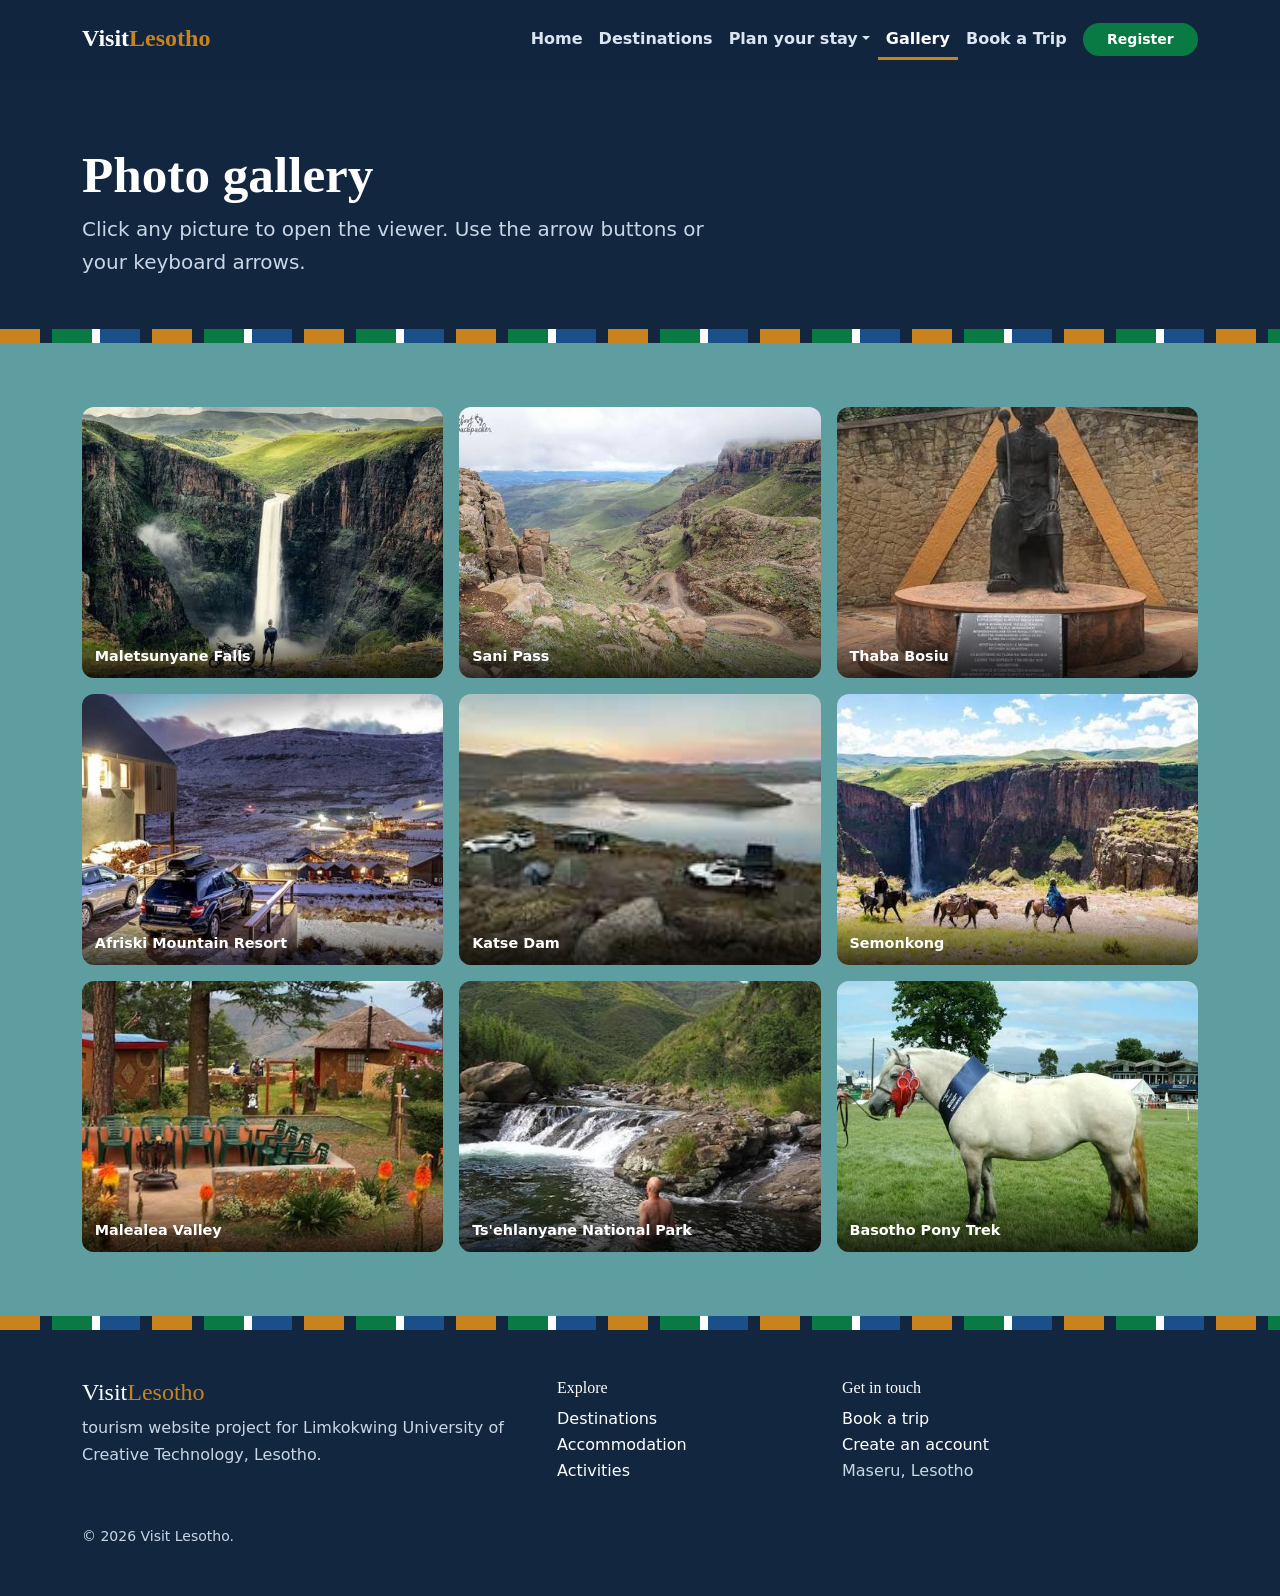
<file: gallery.html>
<!DOCTYPE html>
<html lang="en">
<head>
<meta charset="UTF-8">
<meta name="viewport" content="width=device-width, initial-scale=1">
<meta name="description" content="Explore Lesotho, the Kingdom in the Sky: destinations, lodges, activities and trip booking.">
<title>Gallery | Visit Lesotho</title>
<link href="https://cdn.jsdelivr.net/npm/bootstrap@5.3.3/dist/css/bootstrap.min.css" rel="stylesheet">
<link rel="stylesheet" href="css/style.css">
</head>
<body>
<a class="skip-link" href="#main">Skip to main content</a>
<header>
  <nav class="navbar navbar-expand-lg site-nav fixed-top">
    <div class="container">
      <a class="navbar-brand" href="index.html">Visit<span>Lesotho</span></a>
      <button class="navbar-toggler" type="button" data-bs-toggle="collapse" data-bs-target="#mainNav" aria-controls="mainNav" aria-expanded="false" aria-label="Toggle navigation">
        <span class="navbar-toggler-icon"></span>
      </button>
      <div class="collapse navbar-collapse" id="mainNav">
        <ul class="navbar-nav ms-auto align-items-lg-center"><li class="nav-item"><a class="nav-link" href="index.html">Home</a></li><li class="nav-item"><a class="nav-link" href="destinations.html">Destinations</a></li>
<li class="nav-item dropdown">
  <a class="nav-link dropdown-toggle" href="#" id="exploreMenu" role="button" data-bs-toggle="dropdown" aria-expanded="false">Plan your stay</a>
  <ul class="dropdown-menu" aria-labelledby="exploreMenu">
    <li><a class="dropdown-item" href="accommodation.html">Accommodation</a></li>
    <li><a class="dropdown-item" href="activities.html">Activities</a></li>
  </ul>
</li><li class="nav-item"><a class="nav-link active" aria-current="page" href="gallery.html">Gallery</a></li><li class="nav-item"><a class="nav-link" href="contact.html">Book a Trip</a></li>
          <li class="nav-item ms-lg-2"><a class="btn btn-lesotho btn-sm" href="register.html">Register</a></li>
        </ul>
      </div>
    </div>
  </nav>
</header>
<main id="main">
<section class="page-hero">
  <div class="container">
    <h1>Photo gallery</h1>
    <p class="lead">Click any picture to open the viewer. Use the arrow buttons or your keyboard arrows.</p>
  </div>
  <div class="blanket-stripe" aria-hidden="true"></div>
</section>
<section class="section"><div class="container"><div class="row g-3"><div class="col-6 col-md-4"><figure class="gallery-item mb-0"><a href="images/maletsunyane2.jpg" class="gallery-link" data-index="0" data-caption="Maletsunyane Falls"><img src="images/maletsunyane2.jpg" class="img-fluid" alt="Illustration of Maletsunyane Falls" loading="lazy"></a><figcaption>Maletsunyane Falls</figcaption></figure></div><div class="col-6 col-md-4"><figure class="gallery-item mb-0"><a href="images/sani.jpg" class="gallery-link" data-index="1" data-caption="Sani Pass"><img src="images/sani.jpg" class="img-fluid" alt="Illustration of Sani Pass" loading="lazy"></a><figcaption>Sani Pass</figcaption></figure></div><div class="col-6 col-md-4"><figure class="gallery-item mb-0"><a href="images/thababosiu2.jpg" class="gallery-link" data-index="2" data-caption="Thaba Bosiu"><img src="images/thababosiu2.jpg" class="img-fluid" alt="Illustration of Thaba Bosiu" loading="lazy"></a><figcaption>Thaba Bosiu</figcaption></figure></div><div class="col-6 col-md-4"><figure class="gallery-item mb-0"><a href="images/afriski.jpg" class="gallery-link" data-index="3" data-caption="Afriski Mountain Resort"><img src="images/afriski.jpg" class="img-fluid" alt="Illustration of Afriski Mountain Resort" loading="lazy"></a><figcaption>Afriski Mountain Resort</figcaption></figure></div><div class="col-6 col-md-4"><figure class="gallery-item mb-0"><a href="images/katse2.jpg" class="gallery-link" data-index="4" data-caption="Katse Dam"><img src="images/katse2.jpg" class="img-fluid" alt="Illustration of Katse Dam" loading="lazy"></a><figcaption>Katse Dam</figcaption></figure></div><div class="col-6 col-md-4"><figure class="gallery-item mb-0"><a href="images/semonkong2.jpg" class="gallery-link" data-index="5" data-caption="Semonkong"><img src="images/semonkong2.jpg" class="img-fluid" alt="Illustration of Semonkong" loading="lazy"></a><figcaption>Semonkong</figcaption></figure></div><div class="col-6 col-md-4"><figure class="gallery-item mb-0"><a href="images/malealea.jpg" class="gallery-link" data-index="6" data-caption="Malealea Valley"><img src="images/malealea.jpg" class="img-fluid" alt="Illustration of Malealea Valley" loading="lazy"></a><figcaption>Malealea Valley</figcaption></figure></div><div class="col-6 col-md-4"><figure class="gallery-item mb-0"><a href="images/tsehlanyane2.jpg" class="gallery-link" data-index="7" data-caption="Ts'ehlanyane National Park"><img src="images/tsehlanyane2.jpg" class="img-fluid" alt="Illustration of Ts'ehlanyane National Park" loading="lazy"></a><figcaption>Ts'ehlanyane National Park</figcaption></figure></div><div class="col-6 col-md-4"><figure class="gallery-item mb-0"><a href="images/pony2.jpg" class="gallery-link" data-index="8" data-caption="Basotho Pony Trek"><img src="images/pony2.jpg" class="img-fluid" alt="Illustration of Basotho Pony Trek" loading="lazy"></a><figcaption>Basotho Pony Trek</figcaption></figure></div></div></div></section>
<div class="modal fade" id="lightbox" tabindex="-1" aria-label="Image viewer" aria-hidden="true">
  <div class="modal-dialog modal-dialog-centered modal-xl"><div class="modal-content bg-dark text-white">
    <div class="modal-header border-0"><span id="lbCounter" class="small"></span><button type="button" class="btn-close btn-close-white" data-bs-dismiss="modal" aria-label="Close"></button></div>
    <div class="modal-body text-center position-relative">
      <button id="lbPrev" class="lb-btn lb-prev" aria-label="Previous image">&#10094;</button>
      <img id="lbImg" class="img-fluid rounded" alt="">
      <button id="lbNext" class="lb-btn lb-next" aria-label="Next image">&#10095;</button>
      <p id="lbCaption" class="mt-3 mb-0"></p>
    </div>
  </div></div>
</div>
</main>
<footer class="site-footer">
  <div class="blanket-stripe" aria-hidden="true"></div>
  <div class="container py-5">
    <div class="row g-4">
      <div class="col-md-5">
        <h2 class="h4 footer-brand">Visit<span>Lesotho</span></h2>
        <p>tourism website project for Limkokwing University of Creative Technology, Lesotho.</p>
      </div>
      <div class="col-6 col-md-3">
        <h3 class="h6">Explore</h3>
        <ul class="list-unstyled">
          <li><a href="destinations.html">Destinations</a></li>
          <li><a href="accommodation.html">Accommodation</a></li>
          <li><a href="activities.html">Activities</a></li>
        </ul>
      </div>
      <div class="col-6 col-md-4">
        <h3 class="h6">Get in touch</h3>
        <ul class="list-unstyled">
          <li><a href="contact.html">Book a trip</a></li>
          <li><a href="register.html">Create an account</a></li>
          <li>Maseru, Lesotho</li>
        </ul>
      </div>
    </div>
    <p class="small mb-0 mt-4">&copy; 2026 Visit Lesotho. </p>
  </div>
</footer>
<button id="backToTop" class="btn btn-lesotho back-to-top" aria-label="Back to top" hidden>&uarr;</button>
<script src="https://cdn.jsdelivr.net/npm/bootstrap@5.3.3/dist/js/bootstrap.bundle.min.js"></script>
<script src="js/main.js"></script>
<script src="js/gallery.js"></script>
</body>
</html>
</file>
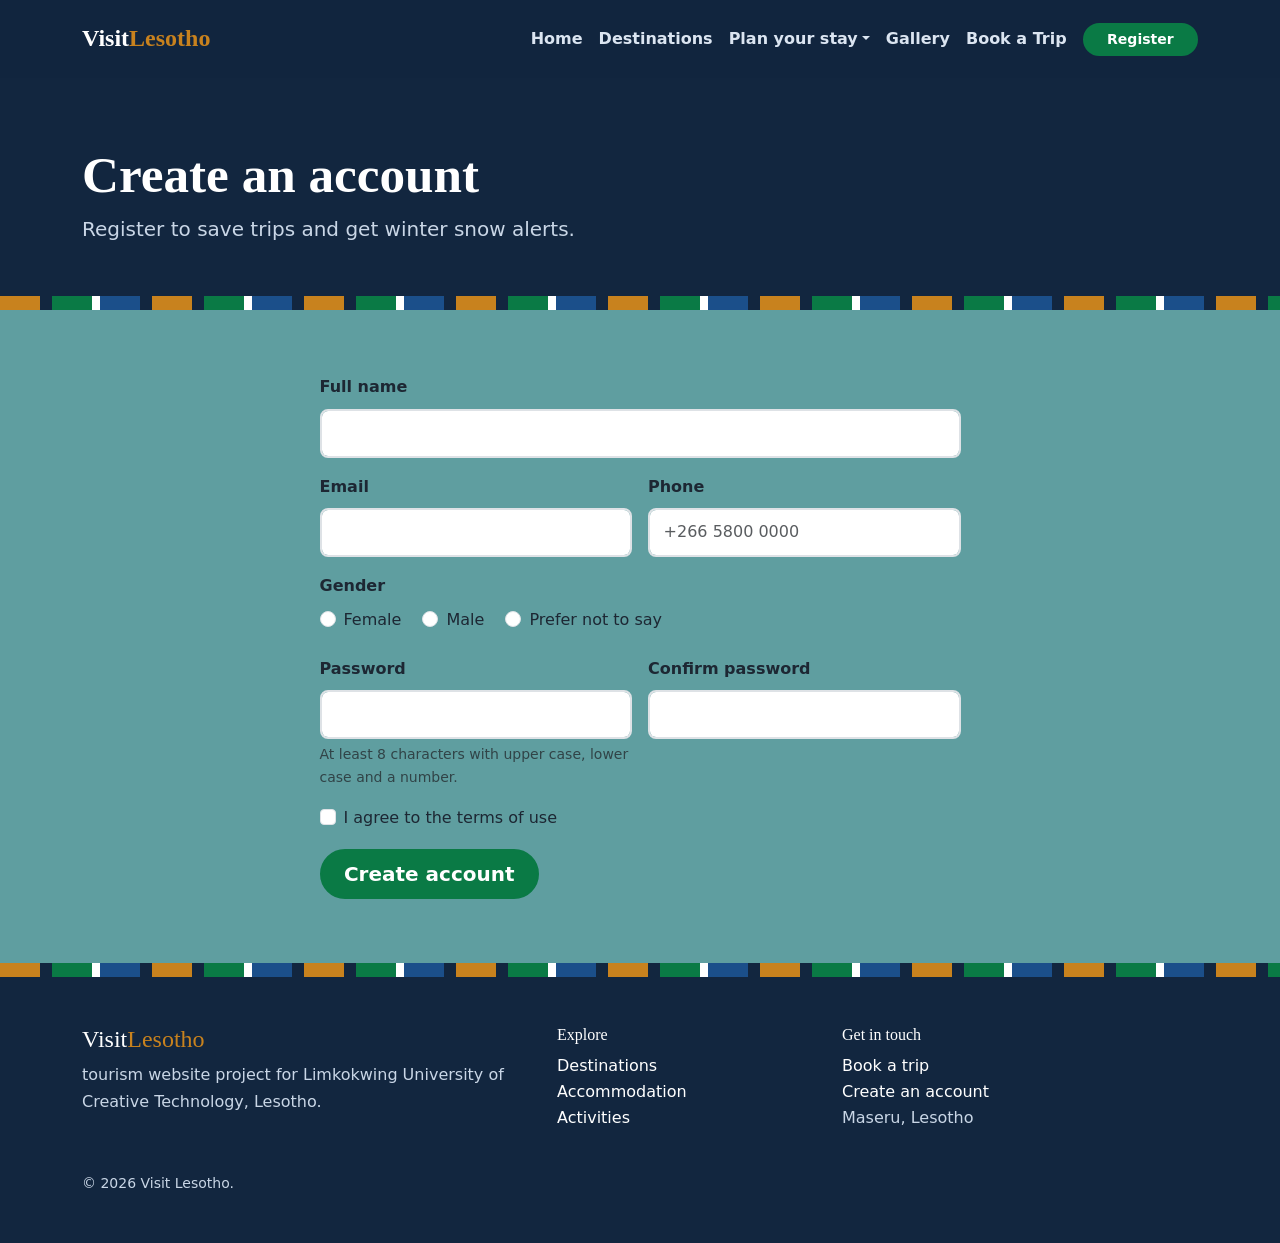
<file: register.html>
<!DOCTYPE html>
<html lang="en">
<head>
<meta charset="UTF-8">
<meta name="viewport" content="width=device-width, initial-scale=1">
<meta name="description" content="Explore Lesotho, the Kingdom in the Sky: destinations, lodges, activities and trip booking.">
<title>Register | Visit Lesotho</title>
<link href="https://cdn.jsdelivr.net/npm/bootstrap@5.3.3/dist/css/bootstrap.min.css" rel="stylesheet">
<link rel="stylesheet" href="css/style.css">
</head>
<body>
<a class="skip-link" href="#main">Skip to main content</a>
<header>
  <nav class="navbar navbar-expand-lg site-nav fixed-top">
    <div class="container">
      <a class="navbar-brand" href="index.html">Visit<span>Lesotho</span></a>
      <button class="navbar-toggler" type="button" data-bs-toggle="collapse" data-bs-target="#mainNav" aria-controls="mainNav" aria-expanded="false" aria-label="Toggle navigation">
        <span class="navbar-toggler-icon"></span>
      </button>
      <div class="collapse navbar-collapse" id="mainNav">
        <ul class="navbar-nav ms-auto align-items-lg-center"><li class="nav-item"><a class="nav-link" href="index.html">Home</a></li><li class="nav-item"><a class="nav-link" href="destinations.html">Destinations</a></li>
<li class="nav-item dropdown">
  <a class="nav-link dropdown-toggle" href="#" id="exploreMenu" role="button" data-bs-toggle="dropdown" aria-expanded="false">Plan your stay</a>
  <ul class="dropdown-menu" aria-labelledby="exploreMenu">
    <li><a class="dropdown-item" href="accommodation.html">Accommodation</a></li>
    <li><a class="dropdown-item" href="activities.html">Activities</a></li>
  </ul>
</li><li class="nav-item"><a class="nav-link" href="gallery.html">Gallery</a></li><li class="nav-item"><a class="nav-link" href="contact.html">Book a Trip</a></li>
          <li class="nav-item ms-lg-2"><a class="btn btn-lesotho btn-sm" href="register.html">Register</a></li>
        </ul>
      </div>
    </div>
  </nav>
</header>
<main id="main">
<section class="page-hero">
  <div class="container">
    <h1>Create an account</h1>
    <p class="lead">Register to save trips and get winter snow alerts.</p>
  </div>
  <div class="blanket-stripe" aria-hidden="true"></div>
</section>
<section class="section">
  <div class="container">
    <div class="row justify-content-center"><div class="col-lg-7">
      <div id="formAlert" class="alert alert-success d-none" role="alert"></div>
      <form id="registerForm" class="needs-validation" novalidate>
        <div class="row g-3">
          <div class="col-12"><label for="fullName" class="form-label">Full name</label><input type="text" class="form-control" id="fullName" name="fullName" required minlength="3" autocomplete="name"><div class="invalid-feedback"></div></div>
          <div class="col-md-6"><label for="email" class="form-label">Email</label><input type="email" class="form-control" id="email" name="email" required autocomplete="email"><div class="invalid-feedback"></div></div>
          <div class="col-md-6"><label for="phone" class="form-label">Phone</label><input type="tel" class="form-control" id="phone" name="phone" required placeholder="+266 5800 0000" autocomplete="tel"><div class="invalid-feedback"></div></div>
          <div class="col-12">
            <fieldset><legend class="form-label fs-6">Gender</legend>
              <div class="form-check form-check-inline"><input class="form-check-input" type="radio" name="gender" id="genderF" value="Female" required><label class="form-check-label" for="genderF">Female</label></div>
              <div class="form-check form-check-inline"><input class="form-check-input" type="radio" name="gender" id="genderM" value="Male"><label class="form-check-label" for="genderM">Male</label></div>
              <div class="form-check form-check-inline"><input class="form-check-input" type="radio" name="gender" id="genderO" value="Other"><label class="form-check-label" for="genderO">Prefer not to say</label></div>
              <div class="invalid-feedback d-block gender-feedback"></div>
            </fieldset>
          </div>
          <div class="col-md-6"><label for="password" class="form-label">Password</label><input type="password" class="form-control" id="password" name="password" required minlength="8" autocomplete="new-password"><div class="form-text">At least 8 characters with upper case, lower case and a number.</div><div class="invalid-feedback"></div></div>
          <div class="col-md-6"><label for="confirmPassword" class="form-label">Confirm password</label><input type="password" class="form-control" id="confirmPassword" name="confirmPassword" required autocomplete="new-password"><div class="invalid-feedback"></div></div>
          <div class="col-12"><div class="form-check"><input class="form-check-input" type="checkbox" id="terms" name="terms" required><label class="form-check-label" for="terms">I agree to the terms of use</label><div class="invalid-feedback"></div></div></div>
          <div class="col-12"><button type="submit" class="btn btn-lesotho btn-lg">Create account</button></div>
        </div>
      </form>
    </div></div>
  </div>
</section>
</main>
<footer class="site-footer">
  <div class="blanket-stripe" aria-hidden="true"></div>
  <div class="container py-5">
    <div class="row g-4">
      <div class="col-md-5">
        <h2 class="h4 footer-brand">Visit<span>Lesotho</span></h2>
        <p>tourism website project for Limkokwing University of Creative Technology, Lesotho.</p>
      </div>
      <div class="col-6 col-md-3">
        <h3 class="h6">Explore</h3>
        <ul class="list-unstyled">
          <li><a href="destinations.html">Destinations</a></li>
          <li><a href="accommodation.html">Accommodation</a></li>
          <li><a href="activities.html">Activities</a></li>
        </ul>
      </div>
      <div class="col-6 col-md-4">
        <h3 class="h6">Get in touch</h3>
        <ul class="list-unstyled">
          <li><a href="contact.html">Book a trip</a></li>
          <li><a href="register.html">Create an account</a></li>
          <li>Maseru, Lesotho</li>
        </ul>
      </div>
    </div>
    <p class="small mb-0 mt-4">&copy; 2026 Visit Lesotho.</p>
  </div>
</footer>
<button id="backToTop" class="btn btn-lesotho back-to-top" aria-label="Back to top" hidden>&uarr;</button>
<script src="https://cdn.jsdelivr.net/npm/bootstrap@5.3.3/dist/js/bootstrap.bundle.min.js"></script>
<script src="js/main.js"></script>
<script src="js/validation.js"></script>
</body>
</html>
</file>
<file: css/style.css>
:root {
  --night: #12263f;
  --blue: #1b4f8a;
  --green: #0a7a45;
  --ochre: #c8821e;
  --snow: #f6f8fb;
  --ink: #1d2733;
  --radius: .75rem;
  --shadow: 0 6px 18px rgba(18, 38, 63, .12);
}
html { scroll-behavior: smooth; }
body { font-family: "Nunito Sans", system-ui, sans-serif; color: var(--ink); background: cadetblue; line-height: 1.65; padding-top: 0; }
h1, h2, h3, h4, .navbar-brand { font-family: "Fraunces", Georgia, serif; font-weight: 800; color: var(--night); }
a { color: var(--blue); }
a:focus-visible, button:focus-visible, .form-control:focus-visible { outline: 3px solid var(--ochre); outline-offset: 2px; }

.skip-link { position: absolute; left: -999px; top: 0; background: var(--ochre); color: #000; padding: .6rem 1rem; z-index: 2000; }
.skip-link:focus { left: 0; }

.site-nav { background: rgba(18, 38, 63, .96); transition: padding .3s ease, box-shadow .3s ease; padding: .9rem 0; }
.site-nav.scrolled { padding: .45rem 0; box-shadow: var(--shadow); }
.site-nav .navbar-brand { color: #fff; font-size: 1.5rem; }
.site-nav .navbar-brand span, .footer-brand span { color: var(--ochre); }
.site-nav .nav-link { color: #dbe5f1; font-weight: 600; transition: color .2s; }
.site-nav .nav-link:hover, .site-nav .nav-link.active { color: #fff; }
.site-nav .nav-link.active { box-shadow: inset 0 -3px 0 var(--ochre); }
.navbar-toggler { border-color: rgba(255,255,255,.5); }
.navbar-toggler-icon { filter: invert(1); }
.dropdown-item:active { background: var(--blue); }

.btn-lesotho { background: var(--green); color: #fff; border: 2px solid var(--green); font-weight: 700; border-radius: 2rem; padding-inline: 1.4rem; transition: transform .2s, background .2s; }
.btn-lesotho:hover { background: #086637; border-color: #086637; color: #fff; transform: translateY(-2px); }
.btn-outline-lesotho { color: var(--green); border: 2px solid var(--green); font-weight: 700; border-radius: 2rem; background: transparent; transition: background .2s, color .2s; }
.btn-outline-lesotho:hover, .btn-outline-lesotho.active { background: var(--green); color: #fff; }
.badge-lesotho { background: #fdf0d9; color: #7a4a05; font-weight: 700; }

.blanket-stripe { height: 14px; background: repeating-linear-gradient(90deg, var(--ochre) 0 40px, var(--night) 40px 52px, var(--green) 52px 92px, #fff 92px 100px, var(--blue) 100px 140px, var(--night) 140px 152px); }

.hero { position: relative; background: var(--night); }
.hero .carousel-item img { height: 100vh; min-height: 520px; max-height: 760px; object-fit: cover; filter: brightness(.7); }
.hero-overlay { position: absolute; inset: 0; display: flex; align-items: center; pointer-events: none; }
.hero-overlay .container { pointer-events: auto; color: #fff; padding-top: 4rem; }
.hero-overlay h1 { color: #fff; font-size: clamp(2.4rem, 7vw, 4.8rem); max-width: 14ch; line-height: 1.05; text-shadow: 0 3px 16px rgba(0,0,0,.4); }
.hero-overlay .lead { max-width: 36rem; margin: 1rem 0 1.6rem; }
.carousel-indicators { z-index: 3; }

.page-hero { background: var(--night); color: #fff; padding: 9rem 0 3rem; position: relative; }
.page-hero h1 { color: #fff; font-size: clamp(2rem, 5vw, 3.2rem); }
.page-hero .lead { color: #c9d6e6; max-width: 40rem; }
.page-hero .blanket-stripe { position: absolute; left: 0; right: 0; bottom: 0; }

.section { padding: 4rem 0; }
.section-alt { background: var(--snow); }
.section-title { font-size: clamp(1.6rem, 3.5vw, 2.3rem); margin-bottom: 1.5rem; }

.dest-card { border: 1px solid #e2e8f0; border-radius: var(--radius); overflow: hidden; transition: transform .25s ease, box-shadow .25s ease; }
.dest-card:hover { transform: translateY(-6px); box-shadow: var(--shadow); }
.dest-card .card-img-top { aspect-ratio: 3 / 2; object-fit: cover; }
.check-list { list-style: none; padding: 0; }
.check-list li { padding-left: 1.8rem; margin-bottom: .5rem; position: relative; }
.check-list li::before { content: "\2713"; position: absolute; left: 0; color: var(--green); font-weight: 800; }
.fact { background: #fff; border-top: 4px solid #000; border-radius: var(--radius); box-shadow: var(--shadow); padding: 1.2rem .8rem; height: 100%; font-size: .95rem; }
.fact span { display: block; font-family: "Fraunces", serif; font-weight: 800; font-size: 1.35rem; color: var(--blue); }

.rates-table caption { caption-side: top; font-weight: 600; color: #4a5a6b; }
.rates-table thead { background: var(--night); color: #fff; }
.accordion-lesotho .accordion-button:not(.collapsed) { background: #e8f3ee; color: var(--green); box-shadow: none; }
.accordion-lesotho .accordion-item { border-radius: var(--radius); overflow: hidden; margin-bottom: .6rem; border: 1px solid #e2e8f0; }
.pagination-lesotho .page-link { color: var(--green); }
.pagination-lesotho .active .page-link { background: var(--green); border-color: var(--green); color: #fff; }

.gallery-item { position: relative; overflow: hidden; border-radius: var(--radius); }
.gallery-item img { width: 100%; aspect-ratio: 4 / 3; object-fit: cover; transition: transform .4s ease; }
.gallery-item:hover img { transform: scale(1.06); }
.gallery-item figcaption { position: absolute; left: 0; right: 0; bottom: 0; background: linear-gradient(transparent, rgba(0,0,0,.75)); color: #fff; padding: 1.5rem .8rem .6rem; font-weight: 600; font-size: .9rem; }
.lb-btn { position: absolute; top: 45%; background: rgba(255,255,255,.18); color: #fff; border: 0; width: 3rem; height: 3rem; border-radius: 50%; font-size: 1.2rem; transition: background .2s; z-index: 5; }
.lb-btn:hover { background: var(--ochre); }
.lb-prev { left: 1rem; } .lb-next { right: 1rem; }
#lbImg { max-height: 70vh; }

.form-label { font-weight: 700; }
.form-control, .form-select { border-radius: .5rem; padding: .65rem .85rem; border-width: 2px; }
.form-control:focus, .form-select:focus { border-color: var(--green); box-shadow: 0 0 0 .2rem rgba(10,122,69,.2); }

.site-footer { background: var(--night); color: #c9d6e6; }
.site-footer a { color: #fff; text-decoration: none; }
.site-footer a:hover { color: var(--ochre); text-decoration: underline; }
.site-footer h3, .footer-brand { color: #fff; }

.back-to-top { position: fixed; right: 1rem; bottom: 1rem; width: 3rem; height: 3rem; padding: 0; border-radius: 50%; z-index: 1000; box-shadow: var(--shadow); }
</file>
